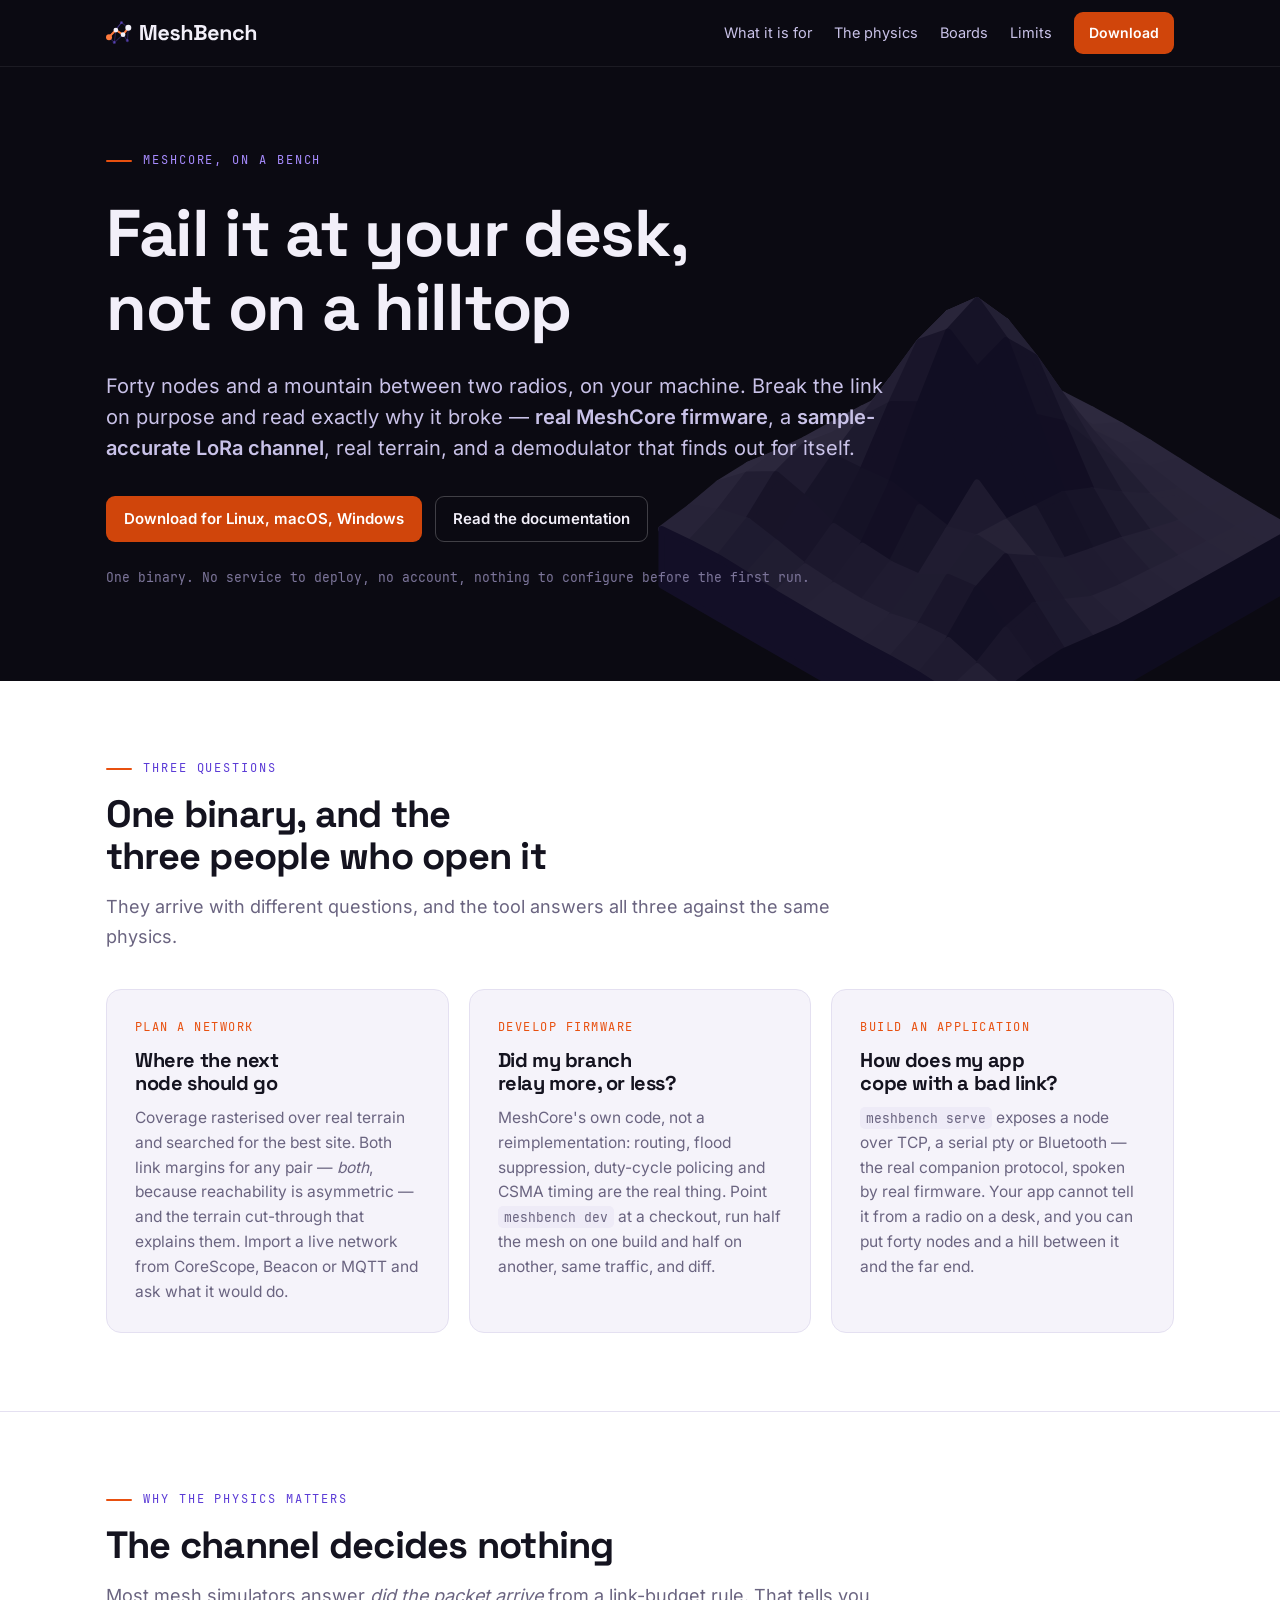
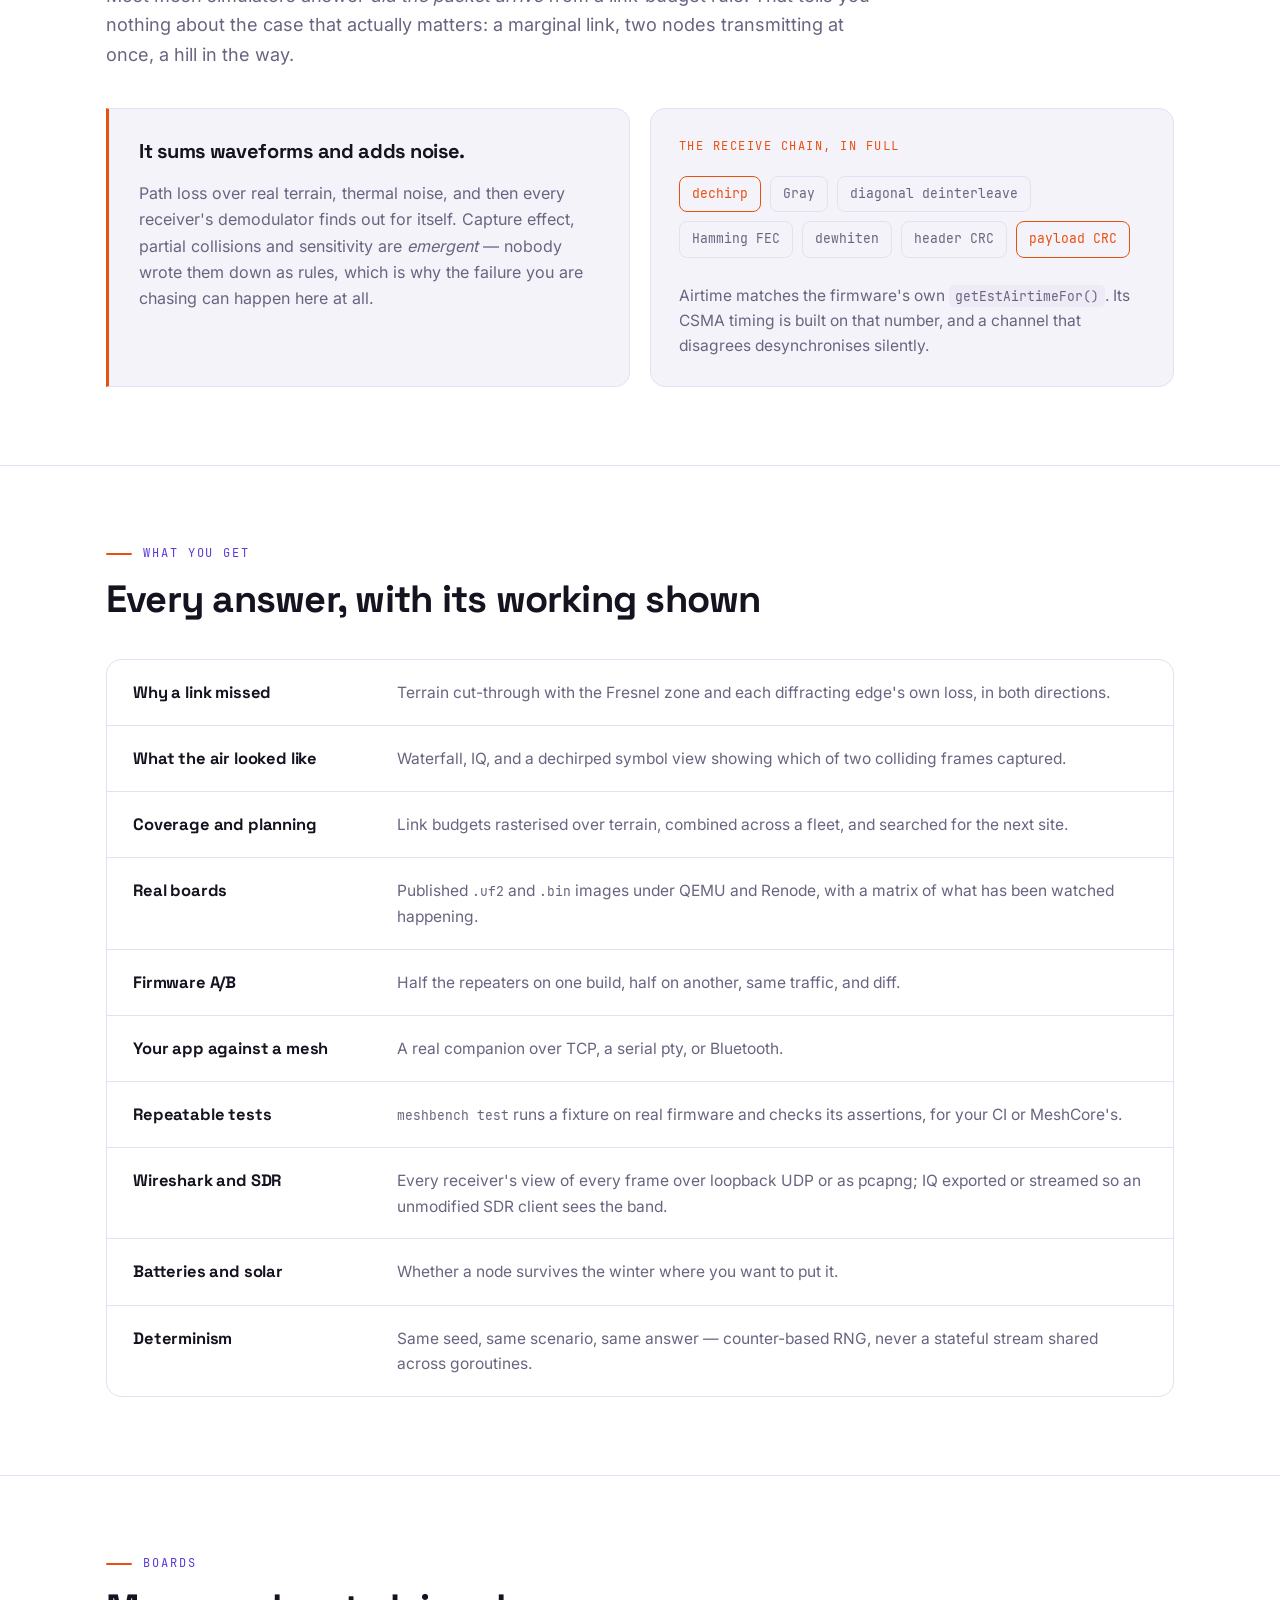
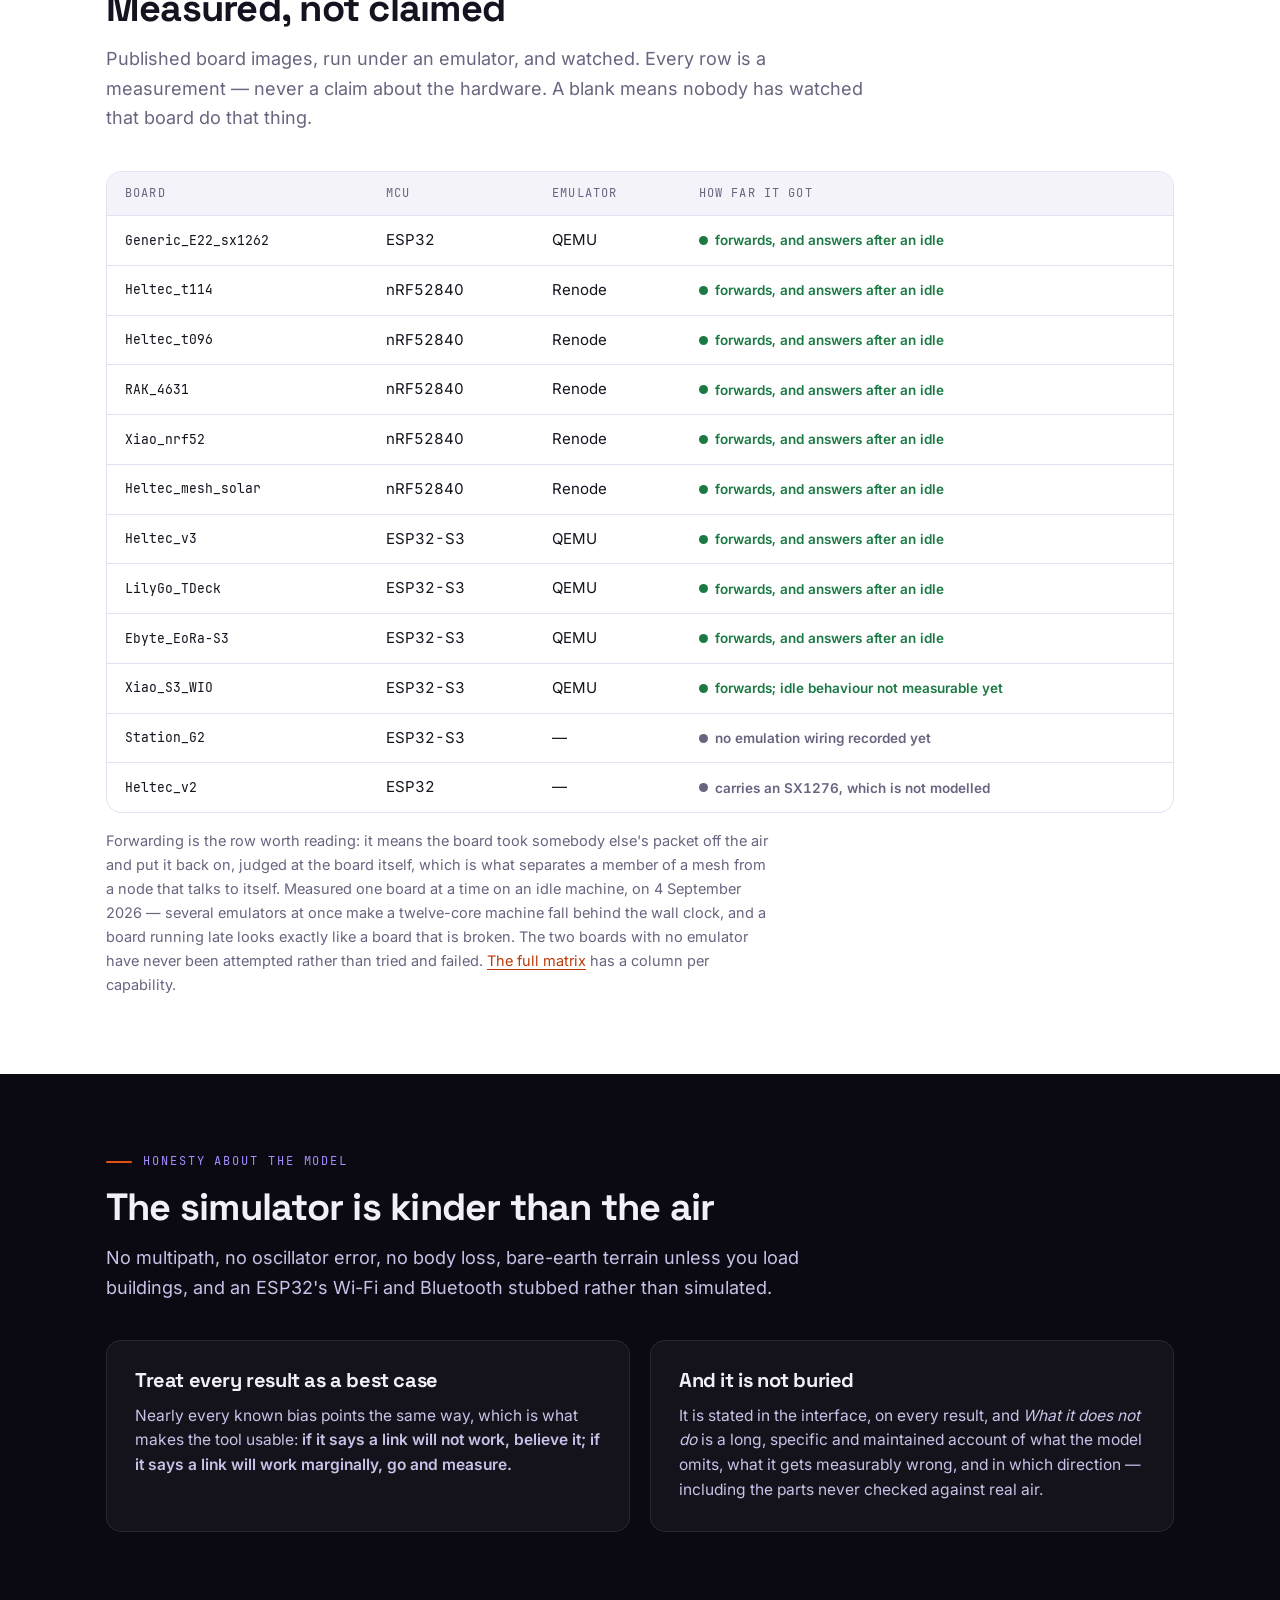
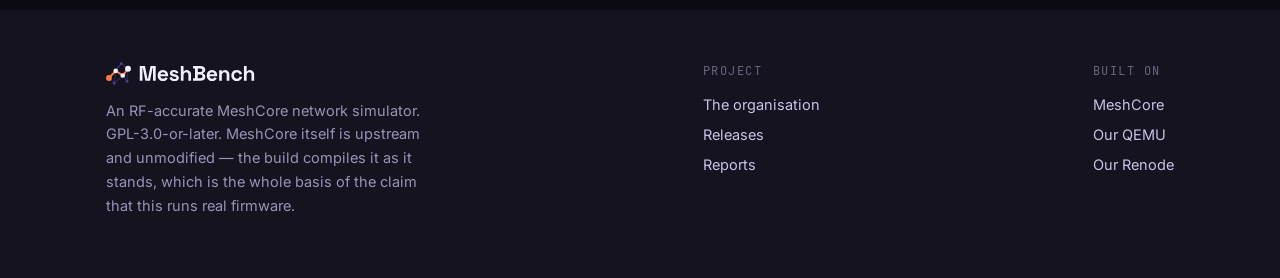
<file: index.html>
<!doctype html>
<html lang="en">
<head>
<meta charset="utf-8">
<meta name="viewport" content="width=device-width, initial-scale=1">
<title>MeshBench — an RF-accurate MeshCore network simulator</title>
<meta name="description" content="An RF-accurate MeshCore network simulator. Real firmware, a sample-accurate LoRa channel, real terrain, and a channel that decides nothing.">
<link rel="icon" href="brand/favicon.svg" type="image/svg+xml">
<meta name="theme-color" content="#0B0A12">
<meta property="og:title" content="MeshBench">
<meta property="og:description" content="An RF-accurate MeshCore network simulator: real firmware against a sample-accurate LoRa channel over real terrain.">
<meta property="og:image" content="brand/card.png">
<meta property="og:type" content="website">
<link rel="stylesheet" href="styles.css">
</head>
<body>
 
<header class="masthead">
  <div class="wrap">
    <a class="brand" href="#top" aria-label="MeshBench"><svg xmlns="http://www.w3.org/2000/svg" viewBox="0 0 324.6 49.2" fill="none" stroke-linecap="round" stroke-linejoin="round" role="img" aria-label="MeshBench"><g transform="translate(-6.25,-11.31) scale(1.3300)">
  <path d="M 9.50 34.50 L 18.00 43.00" stroke="#7C5CFF" stroke-width="1.8" opacity="0.26"/>
  <path d="M 18.00 43.00 L 32.00 30.50" stroke="#7C5CFF" stroke-width="1.8" opacity="0.26"/>
  <path d="M 18.00 43.00 L 20.50 23.00" stroke="#7C5CFF" stroke-width="1.8" opacity="0.26"/>
  <path d="M 20.50 23.00 L 29.50 11.00" stroke="#7C5CFF" stroke-width="1.8" opacity="0.26"/>
  <path d="M 29.50 11.00 L 40.50 19.50" stroke="#7C5CFF" stroke-width="1.8" opacity="0.26"/>
  <path d="M 32.00 30.50 L 39.00 40.00" stroke="#7C5CFF" stroke-width="1.8" opacity="0.26"/>
  <path d="M 40.50 19.50 L 39.00 40.00" stroke="#7C5CFF" stroke-width="1.8" opacity="0.26"/>
  <path d="M 9.50 34.50 L 29.50 11.00" stroke="#7C5CFF" stroke-width="1.8" opacity="0.26"/>
  <path d="M 9.50 34.50 L 20.50 23.00" stroke="#FF7A3D" stroke-width="3.2"/>
  <path d="M 20.50 23.00 L 32.00 30.50" stroke="#FF7A3D" stroke-width="3.2"/>
  <path d="M 32.00 30.50 L 40.50 19.50" stroke="#FF7A3D" stroke-width="3.2"/>
  <circle cx="18.00" cy="43.00" r="2.50" fill="#7C5CFF" opacity="0.4"/>
  <circle cx="29.50" cy="11.00" r="2.50" fill="#7C5CFF" opacity="0.4"/>
  <circle cx="39.00" cy="40.00" r="2.50" fill="#7C5CFF" opacity="0.4"/>
  <circle cx="20.50" cy="23.00" r="3.80" fill="#F2EFF9"/>
  <circle cx="32.00" cy="30.50" r="3.80" fill="#F2EFF9"/>
  <circle cx="9.50" cy="34.50" r="4.80" fill="#FF7A3D"/>
  <circle cx="40.50" cy="19.50" r="4.80" fill="#F2EFF9"/>
</g><g transform="translate(70.0,40.7)" fill="#F2EFF9"><path d="M3.04 0V-32.2H14.31L19.87 -4.14H20.7L26.27 -32.2H37.54V0H31.65V-27.74H30.82L25.3 0H15.27L9.75 -27.74H8.92V0Z M53.36 0.64Q49.96 0.64 47.36 -0.8Q44.76 -2.25 43.31 -4.9Q41.86 -7.54 41.86 -11.13V-11.68Q41.86 -15.27 43.29 -17.92Q44.71 -20.56 47.29 -22.01Q49.86 -23.46 53.27 -23.46Q56.63 -23.46 59.11 -21.96Q61.59 -20.47 62.97 -17.82Q64.35 -15.18 64.35 -11.68V-9.71H47.75Q47.84 -7.36 49.5 -5.89Q51.15 -4.42 53.54 -4.42Q55.98 -4.42 57.13 -5.47Q58.28 -6.53 58.88 -7.82L63.62 -5.34Q62.97 -4.14 61.76 -2.74Q60.54 -1.33 58.51 -0.35Q56.49 0.64 53.36 0.64ZM47.79 -14.03H58.47Q58.28 -16.01 56.88 -17.2Q55.48 -18.4 53.22 -18.4Q50.88 -18.4 49.5 -17.2Q48.12 -16.01 47.79 -14.03Z M78.15 0.64Q73.69 0.64 70.84 -1.29Q67.99 -3.22 67.39 -6.81L72.73 -8.19Q73.05 -6.58 73.81 -5.66Q74.57 -4.74 75.69 -4.35Q76.82 -3.96 78.15 -3.96Q80.18 -3.96 81.14 -4.67Q82.11 -5.38 82.11 -6.44Q82.11 -7.5 81.19 -8.07Q80.27 -8.65 78.25 -9.02L76.96 -9.25Q74.57 -9.71 72.59 -10.51Q70.61 -11.32 69.41 -12.74Q68.22 -14.17 68.22 -16.42Q68.22 -19.83 70.7 -21.64Q73.19 -23.46 77.23 -23.46Q81.05 -23.46 83.58 -21.76Q86.11 -20.06 86.89 -17.3L81.51 -15.64Q81.14 -17.39 80.02 -18.12Q78.89 -18.86 77.23 -18.86Q75.58 -18.86 74.7 -18.29Q73.83 -17.71 73.83 -16.7Q73.83 -15.59 74.75 -15.06Q75.67 -14.54 77.23 -14.26L78.52 -14.03Q81.1 -13.57 83.19 -12.81Q85.28 -12.05 86.5 -10.65Q87.72 -9.25 87.72 -6.85Q87.72 -3.27 85.12 -1.31Q82.52 0.64 78.15 0.64Z M91.95 0V-32.2H97.75V-20.01H98.58Q98.95 -20.75 99.73 -21.48Q100.51 -22.22 101.82 -22.7Q103.13 -23.18 105.16 -23.18Q107.82 -23.18 109.82 -21.96Q111.83 -20.75 112.93 -18.61Q114.03 -16.47 114.03 -13.62V0H108.24V-13.16Q108.24 -15.73 106.97 -17.02Q105.71 -18.31 103.36 -18.31Q100.69 -18.31 99.22 -16.54Q97.75 -14.77 97.75 -11.59V0Z M118.36 0V-5.34H122.59V-26.86H118.36V-32.2H134.92Q137.86 -32.2 140.05 -31.21Q142.23 -30.22 143.45 -28.41Q144.67 -26.59 144.67 -24.06V-23.6Q144.67 -21.39 143.84 -19.99Q143.01 -18.58 141.89 -17.82Q140.76 -17.07 139.75 -16.74V-15.92Q140.76 -15.64 141.96 -14.88Q143.15 -14.12 144 -12.7Q144.85 -11.27 144.85 -8.97V-8.51Q144.85 -5.84 143.61 -3.93Q142.37 -2.02 140.19 -1.01Q138 0 135.1 0ZM128.66 -5.52H134.37Q136.34 -5.52 137.56 -6.49Q138.78 -7.45 138.78 -9.25V-9.71Q138.78 -11.5 137.59 -12.47Q136.39 -13.43 134.37 -13.43H128.66ZM128.66 -18.95H134.27Q136.16 -18.95 137.38 -19.92Q138.6 -20.88 138.6 -22.59V-23.05Q138.6 -24.79 137.4 -25.74Q136.21 -26.68 134.27 -26.68H128.66Z M159.57 0.64Q156.17 0.64 153.57 -0.8Q150.97 -2.25 149.52 -4.9Q148.07 -7.54 148.07 -11.13V-11.68Q148.07 -15.27 149.5 -17.92Q150.93 -20.56 153.5 -22.01Q156.08 -23.46 159.48 -23.46Q162.84 -23.46 165.32 -21.96Q167.81 -20.47 169.19 -17.82Q170.57 -15.18 170.57 -11.68V-9.71H153.96Q154.05 -7.36 155.71 -5.89Q157.37 -4.42 159.76 -4.42Q162.2 -4.42 163.35 -5.47Q164.5 -6.53 165.09 -7.82L169.83 -5.34Q169.19 -4.14 167.97 -2.74Q166.75 -1.33 164.73 -0.35Q162.7 0.64 159.57 0.64ZM154.01 -14.03H164.68Q164.5 -16.01 163.09 -17.2Q161.69 -18.4 159.44 -18.4Q157.09 -18.4 155.71 -17.2Q154.33 -16.01 154.01 -14.03Z M174.89 0V-22.82H180.6V-19.83H181.42Q181.98 -21.02 183.49 -22.1Q185.01 -23.18 188.09 -23.18Q190.76 -23.18 192.76 -21.96Q194.76 -20.75 195.87 -18.61Q196.97 -16.47 196.97 -13.62V0H191.18V-13.16Q191.18 -15.73 189.91 -17.02Q188.65 -18.31 186.3 -18.31Q183.63 -18.31 182.16 -16.54Q180.69 -14.77 180.69 -11.59V0Z M213.12 0.64Q209.81 0.64 207.12 -0.74Q204.42 -2.12 202.86 -4.74Q201.3 -7.36 201.3 -11.09V-11.73Q201.3 -15.46 202.86 -18.08Q204.42 -20.7 207.12 -22.08Q209.81 -23.46 213.12 -23.46Q216.38 -23.46 218.73 -22.31Q221.08 -21.16 222.53 -19.16Q223.97 -17.16 224.43 -14.63L218.82 -13.43Q218.64 -14.81 217.99 -15.92Q217.35 -17.02 216.18 -17.66Q215 -18.31 213.26 -18.31Q211.51 -18.31 210.11 -17.55Q208.7 -16.79 207.9 -15.29Q207.09 -13.8 207.09 -11.64V-11.18Q207.09 -9.02 207.9 -7.52Q208.7 -6.03 210.11 -5.27Q211.51 -4.51 213.26 -4.51Q215.88 -4.51 217.24 -5.87Q218.59 -7.22 218.96 -9.43L224.57 -8.1Q223.97 -5.66 222.53 -3.66Q221.08 -1.66 218.73 -0.51Q216.38 0.64 213.12 0.64Z M228.53 0V-32.2H234.32V-20.01H235.15Q235.52 -20.75 236.3 -21.48Q237.08 -22.22 238.39 -22.7Q239.71 -23.18 241.73 -23.18Q244.4 -23.18 246.4 -21.96Q248.4 -20.75 249.5 -18.61Q250.61 -16.47 250.61 -13.62V0H244.81V-13.16Q244.81 -15.73 243.55 -17.02Q242.28 -18.31 239.94 -18.31Q237.27 -18.31 235.8 -16.54Q234.32 -14.77 234.32 -11.59V0Z"/></g></svg></a>
    <nav>
      <a href="#uses">What it is for</a>
      <a href="#physics">The physics</a>
      <a href="#boards">Boards</a>
      <a href="#limits">Limits</a>
      <a class="btn btn-primary" href="/download/">Download</a>
    </nav>
  </div>
</header>

<div class="hero" id="top">
  <div class="ghost" aria-hidden="true"><svg xmlns="http://www.w3.org/2000/svg" viewBox="0 0 48 48" fill="none" stroke-linecap="round" stroke-linejoin="round" role="img" aria-label="MeshBench">
  <path d="M 24.00 13.80 L 25.81 14.81 L 24.00 15.76 L 22.19 14.81 Z" fill="#a494db" stroke="#a494db" stroke-width="0.45"/>
  <path d="M 22.19 14.81 L 24.00 15.76 L 22.19 16.56 L 20.38 15.78 Z" fill="#ab9be2" stroke="#ab9be2" stroke-width="0.45"/>
  <path d="M 25.81 14.81 L 27.62 15.79 L 25.81 16.58 L 24.00 15.76 Z" fill="#aa9ae1" stroke="#aa9ae1" stroke-width="0.45"/>
  <path d="M 20.38 15.78 L 22.19 16.56 L 20.38 17.19 L 18.57 16.71 Z" fill="#b4a3ea" stroke="#b4a3ea" stroke-width="0.45"/>
  <path d="M 24.00 15.76 L 25.81 16.58 L 24.00 17.00 L 22.19 16.56 Z" fill="#b7a7ee" stroke="#b7a7ee" stroke-width="0.45"/>
  <path d="M 27.62 15.79 L 29.43 16.74 L 27.62 17.26 L 25.81 16.58 Z" fill="#b2a1e8" stroke="#b2a1e8" stroke-width="0.45"/>
  <path d="M 18.57 16.71 L 20.38 17.19 L 18.57 17.78 L 16.76 17.61 Z" fill="#bbaaf1" stroke="#bbaaf1" stroke-width="0.45"/>
  <path d="M 22.19 16.56 L 24.00 17.00 L 22.19 16.99 L 20.38 17.19 Z" fill="#c3b3fa" stroke="#c3b3fa" stroke-width="0.45"/>
  <path d="M 25.81 16.58 L 27.62 17.26 L 25.81 17.08 L 24.00 17.00 Z" fill="#c1b1f8" stroke="#c1b1f8" stroke-width="0.45"/>
  <path d="M 29.43 16.74 L 31.24 17.68 L 29.43 17.93 L 27.62 17.26 Z" fill="#b6a5ec" stroke="#b6a5ec" stroke-width="0.45"/>
  <path d="M 16.76 17.61 L 18.57 17.78 L 16.76 18.53 L 14.95 18.57 Z" fill="#bcabf2" stroke="#bcabf2" stroke-width="0.45"/>
  <path d="M 20.38 17.19 L 22.19 16.99 L 20.38 16.85 L 18.57 17.78 Z" fill="#c7b6fd" stroke="#c7b6fd" stroke-width="0.45"/>
  <path d="M 24.00 17.00 L 25.81 17.08 L 24.00 16.06 L 22.19 16.99 Z" fill="#c8b7fe" stroke="#c8b7fe" stroke-width="0.45"/>
  <path d="M 27.62 17.26 L 29.43 17.93 L 27.62 17.13 L 25.81 17.08 Z" fill="#c1b1f8" stroke="#c1b1f8" stroke-width="0.45"/>
  <path d="M 31.24 17.68 L 33.05 18.67 L 31.24 18.80 L 29.43 17.93 Z" fill="#b4a4eb" stroke="#b4a4eb" stroke-width="0.45"/>
  <path d="M 14.95 18.57 L 16.76 18.53 L 14.95 19.48 L 13.14 19.57 Z" fill="#baaaf1" stroke="#baaaf1" stroke-width="0.45"/>
  <path d="M 18.57 17.78 L 20.38 16.85 L 18.57 17.19 L 16.76 18.53 Z" fill="#c1b1f8" stroke="#c1b1f8" stroke-width="0.45"/>
  <path d="M 22.19 16.99 L 24.00 16.06 L 22.19 14.78 L 20.38 16.85 Z" fill="#c6b5fc" stroke="#c6b5fc" stroke-width="0.45"/>
  <path d="M 25.81 17.08 L 27.62 17.13 L 25.81 15.05 L 24.00 16.06 Z" fill="#c2b1f8" stroke="#c2b1f8" stroke-width="0.45"/>
  <path d="M 29.43 17.93 L 31.24 18.80 L 29.43 17.70 L 27.62 17.13 Z" fill="#b8a7ee" stroke="#b8a7ee" stroke-width="0.45"/>
  <path d="M 33.05 18.67 L 34.86 19.76 L 33.05 19.99 L 31.24 18.80 Z" fill="#ad9de4" stroke="#ad9de4" stroke-width="0.45"/>
  <path d="M 13.14 19.57 L 14.95 19.48 L 13.14 20.12 L 11.32 20.45 Z" fill="#c0aff6" stroke="#c0aff6" stroke-width="0.45"/>
  <path d="M 24.00 16.06 L 25.81 15.05 L 24.00 12.58 L 22.19 14.78 Z" fill="#c2b1f8" stroke="#c2b1f8" stroke-width="0.45"/>
  <path d="M 34.86 19.76 L 36.68 20.91 L 34.86 21.40 L 33.05 19.99 Z" fill="#a696dd" stroke="#a696dd" stroke-width="0.45"/>
  <path d="M 20.38 16.85 L 22.19 14.78 L 20.38 14.46 L 18.57 17.19 Z" fill="#beadf4" stroke="#beadf4" stroke-width="0.45"/>
  <path d="M 27.62 17.13 L 29.43 17.70 L 27.62 15.13 L 25.81 15.05 Z" fill="#b3a3ea" stroke="#b3a3ea" stroke-width="0.45"/>
  <path d="M 16.76 18.53 L 18.57 17.19 L 16.76 18.23 L 14.95 19.48 Z" fill="#b9a9f0" stroke="#b9a9f0" stroke-width="0.45"/>
  <path d="M 31.24 18.80 L 33.05 19.99 L 31.24 19.12 L 29.43 17.70 Z" fill="#a999e0" stroke="#a999e0" stroke-width="0.45"/>
  <path d="M 11.32 20.45 L 13.14 20.12 L 11.32 20.46 L 9.51 21.20 Z" fill="#c3b3fa" stroke="#c3b3fa" stroke-width="0.45"/>
  <path d="M 14.95 19.48 L 16.76 18.23 L 14.95 19.26 L 13.14 20.12 Z" fill="#bdadf4" stroke="#bdadf4" stroke-width="0.45"/>
  <path d="M 22.19 14.78 L 24.00 12.58 L 22.19 11.59 L 20.38 14.46 Z" fill="#c1b0f7" stroke="#c1b0f7" stroke-width="0.45"/>
  <path d="M 25.81 15.05 L 27.62 15.13 L 25.81 12.10 L 24.00 12.58 Z" fill="#b6a5ec" stroke="#b6a5ec" stroke-width="0.45"/>
  <path d="M 33.05 19.99 L 34.86 21.40 L 33.05 21.13 L 31.24 19.12 Z" fill="#9c8cd3" stroke="#9c8cd3" stroke-width="0.45"/>
  <path d="M 36.68 20.91 L 38.49 22.06 L 36.68 22.81 L 34.86 21.40 Z" fill="#a192d8" stroke="#a192d8" stroke-width="0.45"/>
  <path d="M 18.57 17.19 L 20.38 14.46 L 18.57 15.87 L 16.76 18.23 Z" fill="#af9fe6" stroke="#af9fe6" stroke-width="0.45"/>
  <path d="M 29.43 17.70 L 31.24 19.12 L 29.43 16.95 L 27.62 15.13 Z" fill="#9b8bd2" stroke="#9b8bd2" stroke-width="0.45"/>
  <path d="M 16.76 18.23 L 18.57 15.87 L 16.76 18.30 L 14.95 19.26 Z" fill="#a898df" stroke="#a898df" stroke-width="0.45"/>
  <path d="M 31.24 19.12 L 33.05 21.13 L 31.24 19.98 L 29.43 16.95 Z" fill="#8475bb" stroke="#8475bb" stroke-width="0.45"/>
  <path d="M 9.51 21.20 L 11.32 20.46 L 9.51 21.79 L 7.70 22.33 Z" fill="#b6a5ec" stroke="#b6a5ec" stroke-width="0.45"/>
  <path d="M 13.14 20.12 L 14.95 19.26 L 13.14 19.95 L 11.32 20.46 Z" fill="#c4b3fa" stroke="#c4b3fa" stroke-width="0.45"/>
  <path d="M 20.38 14.46 L 22.19 11.59 L 20.38 13.40 L 18.57 15.87 Z" fill="#a898df" stroke="#a898df" stroke-width="0.45"/>
  <path d="M 24.00 12.58 L 25.81 12.10 L 24.00 10.79 L 22.19 11.59 Z" fill="#c6b5fc" stroke="#c6b5fc" stroke-width="0.45"/>
  <path d="M 27.62 15.13 L 29.43 16.95 L 27.62 14.36 L 25.81 12.10 Z" fill="#9081c8" stroke="#9081c8" stroke-width="0.45"/>
  <path d="M 34.86 21.40 L 36.68 22.81 L 34.86 23.17 L 33.05 21.13 Z" fill="#9788ce" stroke="#9788ce" stroke-width="0.45"/>
  <path d="M 38.49 22.06 L 40.30 23.17 L 38.49 24.10 L 36.68 22.81 Z" fill="#a090d7" stroke="#a090d7" stroke-width="0.45"/>
  <path d="M 18.57 15.87 L 20.38 13.40 L 18.57 17.34 L 16.76 18.30 Z" fill="#8374ba" stroke="#8374ba" stroke-width="0.45"/>
  <path d="M 29.43 16.95 L 31.24 19.98 L 29.43 18.54 L 27.62 14.36 Z" fill="#6759a0" stroke="#6759a0" stroke-width="0.45"/>
  <path d="M 14.95 19.26 L 16.76 18.30 L 14.95 20.69 L 13.14 19.95 Z" fill="#aa9ae0" stroke="#aa9ae0" stroke-width="0.45"/>
  <path d="M 33.05 21.13 L 34.86 23.17 L 33.05 23.06 L 31.24 19.98 Z" fill="#7c6db4" stroke="#7c6db4" stroke-width="0.45"/>
  <path d="M 7.70 22.33 L 9.51 21.79 L 7.70 24.14 L 5.89 23.84 Z" fill="#9c8cd3" stroke="#9c8cd3" stroke-width="0.45"/>
  <path d="M 11.32 20.46 L 13.14 19.95 L 11.32 21.77 L 9.51 21.79 Z" fill="#aa9ae1" stroke="#aa9ae1" stroke-width="0.45"/>
  <path d="M 22.19 11.59 L 24.00 10.79 L 22.19 12.77 L 20.38 13.40 Z" fill="#a292d9" stroke="#a292d9" stroke-width="0.45"/>
  <path d="M 25.81 12.10 L 27.62 14.36 L 25.81 13.31 L 24.00 10.79 Z" fill="#8677bd" stroke="#8677bd" stroke-width="0.45"/>
  <path d="M 36.68 22.81 L 38.49 24.10 L 36.68 24.87 L 34.86 23.17 Z" fill="#9a8ad1" stroke="#9a8ad1" stroke-width="0.45"/>
  <path d="M 40.30 23.17 L 42.11 24.25 L 40.30 25.26 L 38.49 24.10 Z" fill="#a090d6" stroke="#a090d6" stroke-width="0.45"/>
  <path d="M 16.76 18.30 L 18.57 17.34 L 16.76 21.58 L 14.95 20.69 Z" fill="#6759a0" stroke="#6759a0" stroke-width="0.45"/>
  <path d="M 20.38 13.40 L 22.19 12.77 L 20.38 17.36 L 18.57 17.34 Z" fill="#52448b" stroke="#52448b" stroke-width="0.45"/>
  <path d="M 27.62 14.36 L 29.43 18.54 L 27.62 18.13 L 25.81 13.31 Z" fill="#3f3278" stroke="#3f3278" stroke-width="0.45"/>
  <path d="M 31.24 19.98 L 33.05 23.06 L 31.24 22.80 L 29.43 18.54 Z" fill="#594b91" stroke="#594b91" stroke-width="0.45"/>
  <path d="M 13.14 19.95 L 14.95 20.69 L 13.14 23.32 L 11.32 21.77 Z" fill="#6f60a7" stroke="#6f60a7" stroke-width="0.45"/>
  <path d="M 34.86 23.17 L 36.68 24.87 L 34.86 25.45 L 33.05 23.06 Z" fill="#8677be" stroke="#8677be" stroke-width="0.45"/>
  <path d="M 5.89 23.84 L 7.70 24.14 L 5.89 26.08 L 4.08 25.21 Z" fill="#9989d0" stroke="#9989d0" stroke-width="0.45"/>
  <path d="M 9.51 21.79 L 11.32 21.77 L 9.51 24.72 L 7.70 24.14 Z" fill="#7869b0" stroke="#7869b0" stroke-width="0.45"/>
  <path d="M 24.00 10.79 L 25.81 13.31 L 24.00 15.17 L 22.19 12.77 Z" fill="#44377d" stroke="#44377d" stroke-width="0.45"/>
  <path d="M 38.49 24.10 L 40.30 25.26 L 38.49 26.22 L 36.68 24.87 Z" fill="#9d8dd4" stroke="#9d8dd4" stroke-width="0.45"/>
  <path d="M 42.11 24.25 L 43.92 25.31 L 42.11 26.34 L 40.30 25.26 Z" fill="#a090d7" stroke="#a090d7" stroke-width="0.45"/>
  <path d="M 14.95 20.69 L 16.76 21.58 L 14.95 25.06 L 13.14 23.32 Z" fill="#4a3d83" stroke="#4a3d83" stroke-width="0.45"/>
  <path d="M 18.57 17.34 L 20.38 17.36 L 18.57 22.40 L 16.76 21.58 Z" fill="#382b71" stroke="#382b71" stroke-width="0.45"/>
  <path d="M 22.19 12.77 L 24.00 15.17 L 22.19 19.31 L 20.38 17.36 Z" fill="#2c2066" stroke="#2c2066" stroke-width="0.45"/>
  <path d="M 25.81 13.31 L 27.62 18.13 L 25.81 19.58 L 24.00 15.17 Z" fill="#2c2066" stroke="#2c2066" stroke-width="0.45"/>
  <path d="M 29.43 18.54 L 31.24 22.80 L 29.43 23.04 L 27.62 18.13 Z" fill="#2f2268" stroke="#2f2268" stroke-width="0.45"/>
  <path d="M 33.05 23.06 L 34.86 25.45 L 33.05 25.97 L 31.24 22.80 Z" fill="#685aa0" stroke="#685aa0" stroke-width="0.45"/>
  <path d="M 11.32 21.77 L 13.14 23.32 L 11.32 26.12 L 9.51 24.72 Z" fill="#4b3d83" stroke="#4b3d83" stroke-width="0.45"/>
  <path d="M 36.68 24.87 L 38.49 26.22 L 36.68 27.12 L 34.86 25.45 Z" fill="#9585cc" stroke="#9585cc" stroke-width="0.45"/>
  <path d="M 7.70 24.14 L 9.51 24.72 L 7.70 27.02 L 5.89 26.08 Z" fill="#8072b8" stroke="#8072b8" stroke-width="0.45"/>
  <path d="M 40.30 25.26 L 42.11 26.34 L 40.30 27.37 L 38.49 26.22 Z" fill="#9f8fd6" stroke="#9f8fd6" stroke-width="0.45"/>
  <path d="M 24.00 15.17 L 25.81 19.58 L 24.00 22.30 L 22.19 19.31 Z" fill="#2c2066" stroke="#2c2066" stroke-width="0.45"/>
  <path d="M 13.14 23.32 L 14.95 25.06 L 13.14 27.60 L 11.32 26.12 Z" fill="#4d3f86" stroke="#4d3f86" stroke-width="0.45"/>
  <path d="M 16.76 21.58 L 18.57 22.40 L 16.76 26.29 L 14.95 25.06 Z" fill="#403379" stroke="#403379" stroke-width="0.45"/>
  <path d="M 20.38 17.36 L 22.19 19.31 L 20.38 23.85 L 18.57 22.40 Z" fill="#2c2066" stroke="#2c2066" stroke-width="0.45"/>
  <path d="M 27.62 18.13 L 29.43 23.04 L 27.62 23.94 L 25.81 19.58 Z" fill="#2c2066" stroke="#2c2066" stroke-width="0.45"/>
  <path d="M 31.24 22.80 L 33.05 25.97 L 31.24 26.63 L 29.43 23.04 Z" fill="#4a3d83" stroke="#4a3d83" stroke-width="0.45"/>
  <path d="M 34.86 25.45 L 36.68 27.12 L 34.86 28.00 L 33.05 25.97 Z" fill="#8677be" stroke="#8677be" stroke-width="0.45"/>
  <path d="M 9.51 24.72 L 11.32 26.12 L 9.51 28.14 L 7.70 27.02 Z" fill="#6d5fa6" stroke="#6d5fa6" stroke-width="0.45"/>
  <path d="M 38.49 26.22 L 40.30 27.37 L 38.49 28.38 L 36.68 27.12 Z" fill="#9d8dd4" stroke="#9d8dd4" stroke-width="0.45"/>
  <path d="M 22.19 19.31 L 24.00 22.30 L 22.19 25.28 L 20.38 23.85 Z" fill="#2c2066" stroke="#2c2066" stroke-width="0.45"/>
  <path d="M 25.81 19.58 L 27.62 23.94 L 25.81 24.80 L 24.00 22.30 Z" fill="#2c2066" stroke="#2c2066" stroke-width="0.45"/>
  <path d="M 11.32 26.12 L 13.14 27.60 L 11.32 29.29 L 9.51 28.14 Z" fill="#7769af" stroke="#7769af" stroke-width="0.45"/>
  <path d="M 14.95 25.06 L 16.76 26.29 L 14.95 28.78 L 13.14 27.60 Z" fill="#61539a" stroke="#61539a" stroke-width="0.45"/>
  <path d="M 18.57 22.40 L 20.38 23.85 L 18.57 27.46 L 16.76 26.29 Z" fill="#34276e" stroke="#34276e" stroke-width="0.45"/>
  <path d="M 29.43 23.04 L 31.24 26.63 L 29.43 27.25 L 27.62 23.94 Z" fill="#3f3279" stroke="#3f3279" stroke-width="0.45"/>
  <path d="M 33.05 25.97 L 34.86 28.00 L 33.05 28.91 L 31.24 26.63 Z" fill="#7567ad" stroke="#7567ad" stroke-width="0.45"/>
  <path d="M 36.68 27.12 L 38.49 28.38 L 36.68 29.39 L 34.86 28.00 Z" fill="#9888cf" stroke="#9888cf" stroke-width="0.45"/>
  <path d="M 20.38 23.85 L 22.19 25.28 L 20.38 28.26 L 18.57 27.46 Z" fill="#493c82" stroke="#493c82" stroke-width="0.45"/>
  <path d="M 24.00 22.30 L 25.81 24.80 L 24.00 25.78 L 22.19 25.28 Z" fill="#6b5da3" stroke="#6b5da3" stroke-width="0.45"/>
  <path d="M 27.62 23.94 L 29.43 27.25 L 27.62 27.09 L 25.81 24.80 Z" fill="#63559b" stroke="#63559b" stroke-width="0.45"/>
  <path d="M 13.14 27.60 L 14.95 28.78 L 13.14 30.36 L 11.32 29.29 Z" fill="#8879bf" stroke="#8879bf" stroke-width="0.45"/>
  <path d="M 16.76 26.29 L 18.57 27.46 L 16.76 29.87 L 14.95 28.78 Z" fill="#67589f" stroke="#67589f" stroke-width="0.45"/>
  <path d="M 31.24 26.63 L 33.05 28.91 L 31.24 29.66 L 29.43 27.25 Z" fill="#6f61a7" stroke="#6f61a7" stroke-width="0.45"/>
  <path d="M 34.86 28.00 L 36.68 29.39 L 34.86 30.40 L 33.05 28.91 Z" fill="#9383ca" stroke="#9383ca" stroke-width="0.45"/>
  <path d="M 18.57 27.46 L 20.38 28.26 L 18.57 30.77 L 16.76 29.87 Z" fill="#7061a8" stroke="#7061a8" stroke-width="0.45"/>
  <path d="M 22.19 25.28 L 24.00 25.78 L 22.19 28.26 L 20.38 28.26 Z" fill="#7567ad" stroke="#7567ad" stroke-width="0.45"/>
  <path d="M 25.81 24.80 L 27.62 27.09 L 25.81 26.97 L 24.00 25.78 Z" fill="#9181c8" stroke="#9181c8" stroke-width="0.45"/>
  <path d="M 29.43 27.25 L 31.24 29.66 L 29.43 29.85 L 27.62 27.09 Z" fill="#7264aa" stroke="#7264aa" stroke-width="0.45"/>
  <path d="M 14.95 28.78 L 16.76 29.87 L 14.95 31.42 L 13.14 30.36 Z" fill="#8d7dc4" stroke="#8d7dc4" stroke-width="0.45"/>
  <path d="M 33.05 28.91 L 34.86 30.40 L 33.05 31.36 L 31.24 29.66 Z" fill="#8e7fc6" stroke="#8e7fc6" stroke-width="0.45"/>
  <path d="M 16.76 29.87 L 18.57 30.77 L 16.76 32.45 L 14.95 31.42 Z" fill="#8e7fc6" stroke="#8e7fc6" stroke-width="0.45"/>
  <path d="M 20.38 28.26 L 22.19 28.26 L 20.38 31.35 L 18.57 30.77 Z" fill="#7263aa" stroke="#7263aa" stroke-width="0.45"/>
  <path d="M 24.00 25.78 L 25.81 26.97 L 24.00 29.05 L 22.19 28.26 Z" fill="#7264aa" stroke="#7264aa" stroke-width="0.45"/>
  <path d="M 27.62 27.09 L 29.43 29.85 L 27.62 30.05 L 25.81 26.97 Z" fill="#64569c" stroke="#64569c" stroke-width="0.45"/>
  <path d="M 31.24 29.66 L 33.05 31.36 L 31.24 32.15 L 29.43 29.85 Z" fill="#8475bb" stroke="#8475bb" stroke-width="0.45"/>
  <path d="M 18.57 30.77 L 20.38 31.35 L 18.57 33.42 L 16.76 32.45 Z" fill="#8a7bc2" stroke="#8a7bc2" stroke-width="0.45"/>
  <path d="M 22.19 28.26 L 24.00 29.05 L 22.19 32.26 L 20.38 31.35 Z" fill="#56488f" stroke="#56488f" stroke-width="0.45"/>
  <path d="M 25.81 26.97 L 27.62 30.05 L 25.81 31.61 L 24.00 29.05 Z" fill="#382c72" stroke="#382c72" stroke-width="0.45"/>
  <path d="M 29.43 29.85 L 31.24 32.15 L 29.43 32.94 L 27.62 30.05 Z" fill="#685aa1" stroke="#685aa1" stroke-width="0.45"/>
  <path d="M 20.38 31.35 L 22.19 32.26 L 20.38 34.44 L 18.57 33.42 Z" fill="#796bb1" stroke="#796bb1" stroke-width="0.45"/>
  <path d="M 24.00 29.05 L 25.81 31.61 L 24.00 33.90 L 22.19 32.26 Z" fill="#362a70" stroke="#362a70" stroke-width="0.45"/>
  <path d="M 27.62 30.05 L 29.43 32.94 L 27.62 34.13 L 25.81 31.61 Z" fill="#4b3e84" stroke="#4b3e84" stroke-width="0.45"/>
  <path d="M 22.19 32.26 L 24.00 33.90 L 22.19 35.61 L 20.38 34.44 Z" fill="#7162a9" stroke="#7162a9" stroke-width="0.45"/>
  <path d="M 25.81 31.61 L 27.62 34.13 L 25.81 35.53 L 24.00 33.90 Z" fill="#574990" stroke="#574990" stroke-width="0.45"/>
  <path d="M 24.00 33.90 L 25.81 35.53 L 24.00 36.76 L 22.19 35.61 Z" fill="#8374bb" stroke="#8374bb" stroke-width="0.45"/>
  <path d="M 4.08 25.21 L 5.89 26.08 L 7.70 27.02 L 9.51 28.14 L 11.32 29.29 L 13.14 30.36 L 14.95 31.42 L 16.76 32.45 L 18.57 33.42 L 20.38 34.44 L 22.19 35.61 L 24.00 36.76 L 24.00 40.26 L 4.08 28.76 Z" fill="#33257A" stroke="#33257A" stroke-width="0.4"/>
  <path d="M 24.00 36.76 L 25.81 35.53 L 27.62 34.13 L 29.43 32.94 L 31.24 32.15 L 33.05 31.36 L 34.86 30.40 L 36.68 29.39 L 38.49 28.38 L 40.30 27.37 L 42.11 26.34 L 43.92 25.31 L 43.92 28.76 L 24.00 40.26 Z" fill="#1E1553" stroke="#1E1553" stroke-width="0.4"/>
</svg></div>
  <div class="wrap">
    <div class="eyebrow">MeshCore, on a bench</div>
    <h1>Fail it at your desk,<br>not on a hilltop</h1>
    <p class="lede">Forty nodes and a mountain between two radios, on your machine. Break the link
      on purpose and read exactly why it broke — <strong>real MeshCore firmware</strong>, a
      <strong>sample-accurate LoRa channel</strong>, real terrain, and a demodulator that finds
      out for itself.</p>
    <div class="cta">
      <a class="btn btn-primary" href="/download/">Download for Linux, macOS, Windows</a>
      <a class="btn btn-ghost" href="https://meshbench.github.io/docs/">Read the documentation</a>
    </div>
    <p class="note">One binary. No service to deploy, no account, nothing to configure before the first run.</p>
  </div>
</div>

<section id="uses">
  <div class="wrap">
    <div class="sechead">
      <div class="eyebrow">Three questions</div>
      <h2>One binary, and the three people who open it</h2>
      <p>They arrive with different questions, and the tool answers all three against the same physics.</p>
    </div>
    <div class="grid g3">
      <div class="card">
        <div class="kicker">Plan a network</div>
        <h3>Where the next node should go</h3>
        <p>Coverage rasterised over real terrain and searched for the best site. Both link margins
        for any pair — <em>both</em>, because reachability is asymmetric — and the terrain
        cut-through that explains them. Import a live network from CoreScope, Beacon or MQTT and
        ask what it would do.</p>
      </div>
      <div class="card">
        <div class="kicker">Develop firmware</div>
        <h3>Did my branch relay more, or less?</h3>
        <p>MeshCore's own code, not a reimplementation: routing, flood suppression, duty-cycle
        policing and CSMA timing are the real thing. Point <code>meshbench dev</code> at a
        checkout, run half the mesh on one build and half on another, same traffic, and diff.</p>
      </div>
      <div class="card">
        <div class="kicker">Build an application</div>
        <h3>How does my app cope with a bad link?</h3>
        <p><code>meshbench serve</code> exposes a node over TCP, a serial pty or Bluetooth —
        the real companion protocol, spoken by real firmware. Your app cannot tell it from a radio
        on a desk, and you can put forty nodes and a hill between it and the far end.</p>
      </div>
    </div>
  </div>
</section>

<section id="physics">
  <div class="wrap">
    <div class="sechead">
      <div class="eyebrow">Why the physics matters</div>
      <h2>The channel decides nothing</h2>
      <p>Most mesh simulators answer <em>did the packet arrive</em> from a link-budget rule. That
      tells you nothing about the case that actually matters: a marginal link, two nodes
      transmitting at once, a hill in the way.</p>
    </div>
    <div class="grid g2">
      <div class="pull">
        <b>It sums waveforms and adds noise.</b>
        <p>Path loss over real terrain, thermal noise, and then every receiver's demodulator finds
        out for itself. Capture effect, partial collisions and sensitivity are <em>emergent</em> —
        nobody wrote them down as rules, which is why the failure you are chasing can happen here
        at all.</p>
      </div>
      <div class="card">
        <div class="kicker">The receive chain, in full</div>
        <div class="chain">
          <span class="hot">dechirp</span><span>Gray</span><span>diagonal deinterleave</span>
          <span>Hamming FEC</span><span>dewhiten</span><span>header CRC</span>
          <span class="hot">payload CRC</span>
        </div>
        <p style="margin-top:14px">Airtime matches the firmware's own <code>getEstAirtimeFor()</code>.
        Its CSMA timing is built on that number, and a channel that disagrees desynchronises
        silently.</p>
      </div>
    </div>
  </div>
</section>

<section id="what">
  <div class="wrap">
    <div class="sechead">
      <div class="eyebrow">What you get</div>
      <h2>Every answer, with its working shown</h2>
    </div>
    <div class="feats">
      <div class="feat"><b>Why a link missed</b><span>Terrain cut-through with the Fresnel zone and each diffracting edge's own loss, in both directions.</span></div>
      <div class="feat"><b>What the air looked like</b><span>Waterfall, IQ, and a dechirped symbol view showing which of two colliding frames captured.</span></div>
      <div class="feat"><b>Coverage and planning</b><span>Link budgets rasterised over terrain, combined across a fleet, and searched for the next site.</span></div>
      <div class="feat"><b>Real boards</b><span>Published <code>.uf2</code> and <code>.bin</code> images under QEMU and Renode, with a matrix of what has been watched happening.</span></div>
      <div class="feat"><b>Firmware A/B</b><span>Half the repeaters on one build, half on another, same traffic, and diff.</span></div>
      <div class="feat"><b>Your app against a mesh</b><span>A real companion over TCP, a serial pty, or Bluetooth.</span></div>
      <div class="feat"><b>Repeatable tests</b><span><code>meshbench test</code> runs a fixture on real firmware and checks its assertions, for your CI or MeshCore's.</span></div>
      <div class="feat"><b>Wireshark and SDR</b><span>Every receiver's view of every frame over loopback UDP or as pcapng; IQ exported or streamed so an unmodified SDR client sees the band.</span></div>
      <div class="feat"><b>Batteries and solar</b><span>Whether a node survives the winter where you want to put it.</span></div>
      <div class="feat"><b>Determinism</b><span>Same seed, same scenario, same answer — counter-based RNG, never a stateful stream shared across goroutines.</span></div>
    </div>
  </div>
</section>

<section id="boards">
  <div class="wrap">
    <div class="sechead">
      <div class="eyebrow">Boards</div>
      <h2>Measured, not claimed</h2>
      <p>Published board images, run under an emulator, and watched. Every row is a measurement —
      never a claim about the hardware. A blank means nobody has watched that board do that thing.</p>
    </div>
    <div class="tablewrap">
      <table>
        <thead><tr><th>Board</th><th>MCU</th><th>Emulator</th><th>How far it got</th></tr></thead>
        <tbody>
          <tr><td class="mono">Generic_E22_sx1262</td><td>ESP32</td><td>QEMU</td><td><span class="pill relays">forwards, and answers after an idle</span></td></tr>
          <tr><td class="mono">Heltec_t114</td><td>nRF52840</td><td>Renode</td><td><span class="pill relays">forwards, and answers after an idle</span></td></tr>
          <tr><td class="mono">Heltec_t096</td><td>nRF52840</td><td>Renode</td><td><span class="pill relays">forwards, and answers after an idle</span></td></tr>
          <tr><td class="mono">RAK_4631</td><td>nRF52840</td><td>Renode</td><td><span class="pill relays">forwards, and answers after an idle</span></td></tr>
          <tr><td class="mono">Xiao_nrf52</td><td>nRF52840</td><td>Renode</td><td><span class="pill relays">forwards, and answers after an idle</span></td></tr>
          <tr><td class="mono">Heltec_mesh_solar</td><td>nRF52840</td><td>Renode</td><td><span class="pill relays">forwards, and answers after an idle</span></td></tr>
          <tr><td class="mono">Heltec_v3</td><td>ESP32-S3</td><td>QEMU</td><td><span class="pill relays">forwards, and answers after an idle</span></td></tr>
          <tr><td class="mono">LilyGo_TDeck</td><td>ESP32-S3</td><td>QEMU</td><td><span class="pill relays">forwards, and answers after an idle</span></td></tr>
          <tr><td class="mono">Ebyte_EoRa-S3</td><td>ESP32-S3</td><td>QEMU</td><td><span class="pill relays">forwards, and answers after an idle</span></td></tr>
          <tr><td class="mono">Xiao_S3_WIO</td><td>ESP32-S3</td><td>QEMU</td><td><span class="pill relays">forwards; idle behaviour not measurable yet</span></td></tr>
          <tr><td class="mono">Station_G2</td><td>ESP32-S3</td><td>&mdash;</td><td><span class="pill none">no emulation wiring recorded yet</span></td></tr>
          <tr><td class="mono">Heltec_v2</td><td>ESP32</td><td>&mdash;</td><td><span class="pill none">carries an SX1276, which is not modelled</span></td></tr>
        </tbody>
      </table>
    </div>
    <p class="legend">Forwarding is the row worth reading: it means the board took somebody
    else's packet off the air and put it back on, judged at the board itself, which is what
    separates a member of a mesh from a node that talks to itself. Measured one board at a time
    on an idle machine, on 4 September 2026 &mdash; several emulators at once make a twelve-core
    machine fall behind the wall clock, and a board running late looks exactly like a board that
    is broken. The two boards with no emulator have never been attempted rather than tried and
    failed. <a href="https://meshbench.github.io/docs/emulation.html#which-boards-have-been-run">The
    full matrix</a> has a column per capability.</p>
  </div>
</section>

<section id="limits" class="honesty">
  <div class="wrap">
    <div class="sechead">
      <div class="eyebrow">Honesty about the model</div>
      <h2>The simulator is kinder than the air</h2>
      <p>No multipath, no oscillator error, no body loss, bare-earth terrain unless you load
      buildings, and an ESP32's Wi-Fi and Bluetooth stubbed rather than simulated.</p>
    </div>
    <div class="grid g2">
      <div class="card">
        <h3>Treat every result as a best case</h3>
        <p>Nearly every known bias points the same way, which is what makes the tool usable:
        <strong>if it says a link will not work, believe it; if it says a link will work
        marginally, go and measure.</strong></p>
      </div>
      <div class="card">
        <h3>And it is not buried</h3>
        <p>It is stated in the interface, on every result, and <em>What it does not do</em> is a
        long, specific and maintained account of what the model omits, what it gets measurably
        wrong, and in which direction — including the parts never checked against real air.</p>
      </div>
    </div>
  </div>
</section>

<footer>
  <div class="wrap">
    <div class="col about">
      <svg xmlns="http://www.w3.org/2000/svg" viewBox="0 0 324.6 49.2" fill="none" stroke-linecap="round" stroke-linejoin="round" role="img" aria-label="MeshBench"><g transform="translate(-6.25,-11.31) scale(1.3300)">
  <path d="M 9.50 34.50 L 18.00 43.00" stroke="#7C5CFF" stroke-width="1.8" opacity="0.26"/>
  <path d="M 18.00 43.00 L 32.00 30.50" stroke="#7C5CFF" stroke-width="1.8" opacity="0.26"/>
  <path d="M 18.00 43.00 L 20.50 23.00" stroke="#7C5CFF" stroke-width="1.8" opacity="0.26"/>
  <path d="M 20.50 23.00 L 29.50 11.00" stroke="#7C5CFF" stroke-width="1.8" opacity="0.26"/>
  <path d="M 29.50 11.00 L 40.50 19.50" stroke="#7C5CFF" stroke-width="1.8" opacity="0.26"/>
  <path d="M 32.00 30.50 L 39.00 40.00" stroke="#7C5CFF" stroke-width="1.8" opacity="0.26"/>
  <path d="M 40.50 19.50 L 39.00 40.00" stroke="#7C5CFF" stroke-width="1.8" opacity="0.26"/>
  <path d="M 9.50 34.50 L 29.50 11.00" stroke="#7C5CFF" stroke-width="1.8" opacity="0.26"/>
  <path d="M 9.50 34.50 L 20.50 23.00" stroke="#FF7A3D" stroke-width="3.2"/>
  <path d="M 20.50 23.00 L 32.00 30.50" stroke="#FF7A3D" stroke-width="3.2"/>
  <path d="M 32.00 30.50 L 40.50 19.50" stroke="#FF7A3D" stroke-width="3.2"/>
  <circle cx="18.00" cy="43.00" r="2.50" fill="#7C5CFF" opacity="0.4"/>
  <circle cx="29.50" cy="11.00" r="2.50" fill="#7C5CFF" opacity="0.4"/>
  <circle cx="39.00" cy="40.00" r="2.50" fill="#7C5CFF" opacity="0.4"/>
  <circle cx="20.50" cy="23.00" r="3.80" fill="#F2EFF9"/>
  <circle cx="32.00" cy="30.50" r="3.80" fill="#F2EFF9"/>
  <circle cx="9.50" cy="34.50" r="4.80" fill="#FF7A3D"/>
  <circle cx="40.50" cy="19.50" r="4.80" fill="#F2EFF9"/>
</g><g transform="translate(70.0,40.7)" fill="#F2EFF9"><path d="M3.04 0V-32.2H14.31L19.87 -4.14H20.7L26.27 -32.2H37.54V0H31.65V-27.74H30.82L25.3 0H15.27L9.75 -27.74H8.92V0Z M53.36 0.64Q49.96 0.64 47.36 -0.8Q44.76 -2.25 43.31 -4.9Q41.86 -7.54 41.86 -11.13V-11.68Q41.86 -15.27 43.29 -17.92Q44.71 -20.56 47.29 -22.01Q49.86 -23.46 53.27 -23.46Q56.63 -23.46 59.11 -21.96Q61.59 -20.47 62.97 -17.82Q64.35 -15.18 64.35 -11.68V-9.71H47.75Q47.84 -7.36 49.5 -5.89Q51.15 -4.42 53.54 -4.42Q55.98 -4.42 57.13 -5.47Q58.28 -6.53 58.88 -7.82L63.62 -5.34Q62.97 -4.14 61.76 -2.74Q60.54 -1.33 58.51 -0.35Q56.49 0.64 53.36 0.64ZM47.79 -14.03H58.47Q58.28 -16.01 56.88 -17.2Q55.48 -18.4 53.22 -18.4Q50.88 -18.4 49.5 -17.2Q48.12 -16.01 47.79 -14.03Z M78.15 0.64Q73.69 0.64 70.84 -1.29Q67.99 -3.22 67.39 -6.81L72.73 -8.19Q73.05 -6.58 73.81 -5.66Q74.57 -4.74 75.69 -4.35Q76.82 -3.96 78.15 -3.96Q80.18 -3.96 81.14 -4.67Q82.11 -5.38 82.11 -6.44Q82.11 -7.5 81.19 -8.07Q80.27 -8.65 78.25 -9.02L76.96 -9.25Q74.57 -9.71 72.59 -10.51Q70.61 -11.32 69.41 -12.74Q68.22 -14.17 68.22 -16.42Q68.22 -19.83 70.7 -21.64Q73.19 -23.46 77.23 -23.46Q81.05 -23.46 83.58 -21.76Q86.11 -20.06 86.89 -17.3L81.51 -15.64Q81.14 -17.39 80.02 -18.12Q78.89 -18.86 77.23 -18.86Q75.58 -18.86 74.7 -18.29Q73.83 -17.71 73.83 -16.7Q73.83 -15.59 74.75 -15.06Q75.67 -14.54 77.23 -14.26L78.52 -14.03Q81.1 -13.57 83.19 -12.81Q85.28 -12.05 86.5 -10.65Q87.72 -9.25 87.72 -6.85Q87.72 -3.27 85.12 -1.31Q82.52 0.64 78.15 0.64Z M91.95 0V-32.2H97.75V-20.01H98.58Q98.95 -20.75 99.73 -21.48Q100.51 -22.22 101.82 -22.7Q103.13 -23.18 105.16 -23.18Q107.82 -23.18 109.82 -21.96Q111.83 -20.75 112.93 -18.61Q114.03 -16.47 114.03 -13.62V0H108.24V-13.16Q108.24 -15.73 106.97 -17.02Q105.71 -18.31 103.36 -18.31Q100.69 -18.31 99.22 -16.54Q97.75 -14.77 97.75 -11.59V0Z M118.36 0V-5.34H122.59V-26.86H118.36V-32.2H134.92Q137.86 -32.2 140.05 -31.21Q142.23 -30.22 143.45 -28.41Q144.67 -26.59 144.67 -24.06V-23.6Q144.67 -21.39 143.84 -19.99Q143.01 -18.58 141.89 -17.82Q140.76 -17.07 139.75 -16.74V-15.92Q140.76 -15.64 141.96 -14.88Q143.15 -14.12 144 -12.7Q144.85 -11.27 144.85 -8.97V-8.51Q144.85 -5.84 143.61 -3.93Q142.37 -2.02 140.19 -1.01Q138 0 135.1 0ZM128.66 -5.52H134.37Q136.34 -5.52 137.56 -6.49Q138.78 -7.45 138.78 -9.25V-9.71Q138.78 -11.5 137.59 -12.47Q136.39 -13.43 134.37 -13.43H128.66ZM128.66 -18.95H134.27Q136.16 -18.95 137.38 -19.92Q138.6 -20.88 138.6 -22.59V-23.05Q138.6 -24.79 137.4 -25.74Q136.21 -26.68 134.27 -26.68H128.66Z M159.57 0.64Q156.17 0.64 153.57 -0.8Q150.97 -2.25 149.52 -4.9Q148.07 -7.54 148.07 -11.13V-11.68Q148.07 -15.27 149.5 -17.92Q150.93 -20.56 153.5 -22.01Q156.08 -23.46 159.48 -23.46Q162.84 -23.46 165.32 -21.96Q167.81 -20.47 169.19 -17.82Q170.57 -15.18 170.57 -11.68V-9.71H153.96Q154.05 -7.36 155.71 -5.89Q157.37 -4.42 159.76 -4.42Q162.2 -4.42 163.35 -5.47Q164.5 -6.53 165.09 -7.82L169.83 -5.34Q169.19 -4.14 167.97 -2.74Q166.75 -1.33 164.73 -0.35Q162.7 0.64 159.57 0.64ZM154.01 -14.03H164.68Q164.5 -16.01 163.09 -17.2Q161.69 -18.4 159.44 -18.4Q157.09 -18.4 155.71 -17.2Q154.33 -16.01 154.01 -14.03Z M174.89 0V-22.82H180.6V-19.83H181.42Q181.98 -21.02 183.49 -22.1Q185.01 -23.18 188.09 -23.18Q190.76 -23.18 192.76 -21.96Q194.76 -20.75 195.87 -18.61Q196.97 -16.47 196.97 -13.62V0H191.18V-13.16Q191.18 -15.73 189.91 -17.02Q188.65 -18.31 186.3 -18.31Q183.63 -18.31 182.16 -16.54Q180.69 -14.77 180.69 -11.59V0Z M213.12 0.64Q209.81 0.64 207.12 -0.74Q204.42 -2.12 202.86 -4.74Q201.3 -7.36 201.3 -11.09V-11.73Q201.3 -15.46 202.86 -18.08Q204.42 -20.7 207.12 -22.08Q209.81 -23.46 213.12 -23.46Q216.38 -23.46 218.73 -22.31Q221.08 -21.16 222.53 -19.16Q223.97 -17.16 224.43 -14.63L218.82 -13.43Q218.64 -14.81 217.99 -15.92Q217.35 -17.02 216.18 -17.66Q215 -18.31 213.26 -18.31Q211.51 -18.31 210.11 -17.55Q208.7 -16.79 207.9 -15.29Q207.09 -13.8 207.09 -11.64V-11.18Q207.09 -9.02 207.9 -7.52Q208.7 -6.03 210.11 -5.27Q211.51 -4.51 213.26 -4.51Q215.88 -4.51 217.24 -5.87Q218.59 -7.22 218.96 -9.43L224.57 -8.1Q223.97 -5.66 222.53 -3.66Q221.08 -1.66 218.73 -0.51Q216.38 0.64 213.12 0.64Z M228.53 0V-32.2H234.32V-20.01H235.15Q235.52 -20.75 236.3 -21.48Q237.08 -22.22 238.39 -22.7Q239.71 -23.18 241.73 -23.18Q244.4 -23.18 246.4 -21.96Q248.4 -20.75 249.5 -18.61Q250.61 -16.47 250.61 -13.62V0H244.81V-13.16Q244.81 -15.73 243.55 -17.02Q242.28 -18.31 239.94 -18.31Q237.27 -18.31 235.8 -16.54Q234.32 -14.77 234.32 -11.59V0Z"/></g></svg>
      <p>An RF-accurate MeshCore network simulator. GPL-3.0-or-later. MeshCore itself is upstream
      and unmodified — the build compiles it as it stands, which is the whole basis of the claim
      that this runs real firmware.</p>
    </div>
    <div class="col">
      <h4>Project</h4>
      <a href="https://github.com/MeshBench">The organisation</a>
      <a href="https://github.com/MeshBench/meshbench/releases/latest">Releases</a>
      <a href="https://meshbench.github.io/meshbench-reports/">Reports</a>
    </div>
    <div class="col">
      <h4>Built on</h4>
      <a href="https://github.com/meshcore-dev/MeshCore">MeshCore</a>
      <a href="https://github.com/MeshBench/qemu">Our QEMU</a>
      <a href="https://github.com/MeshBench/renode">Our Renode</a>
    </div>
  </div>
</footer>

</body>
</html>
</file>
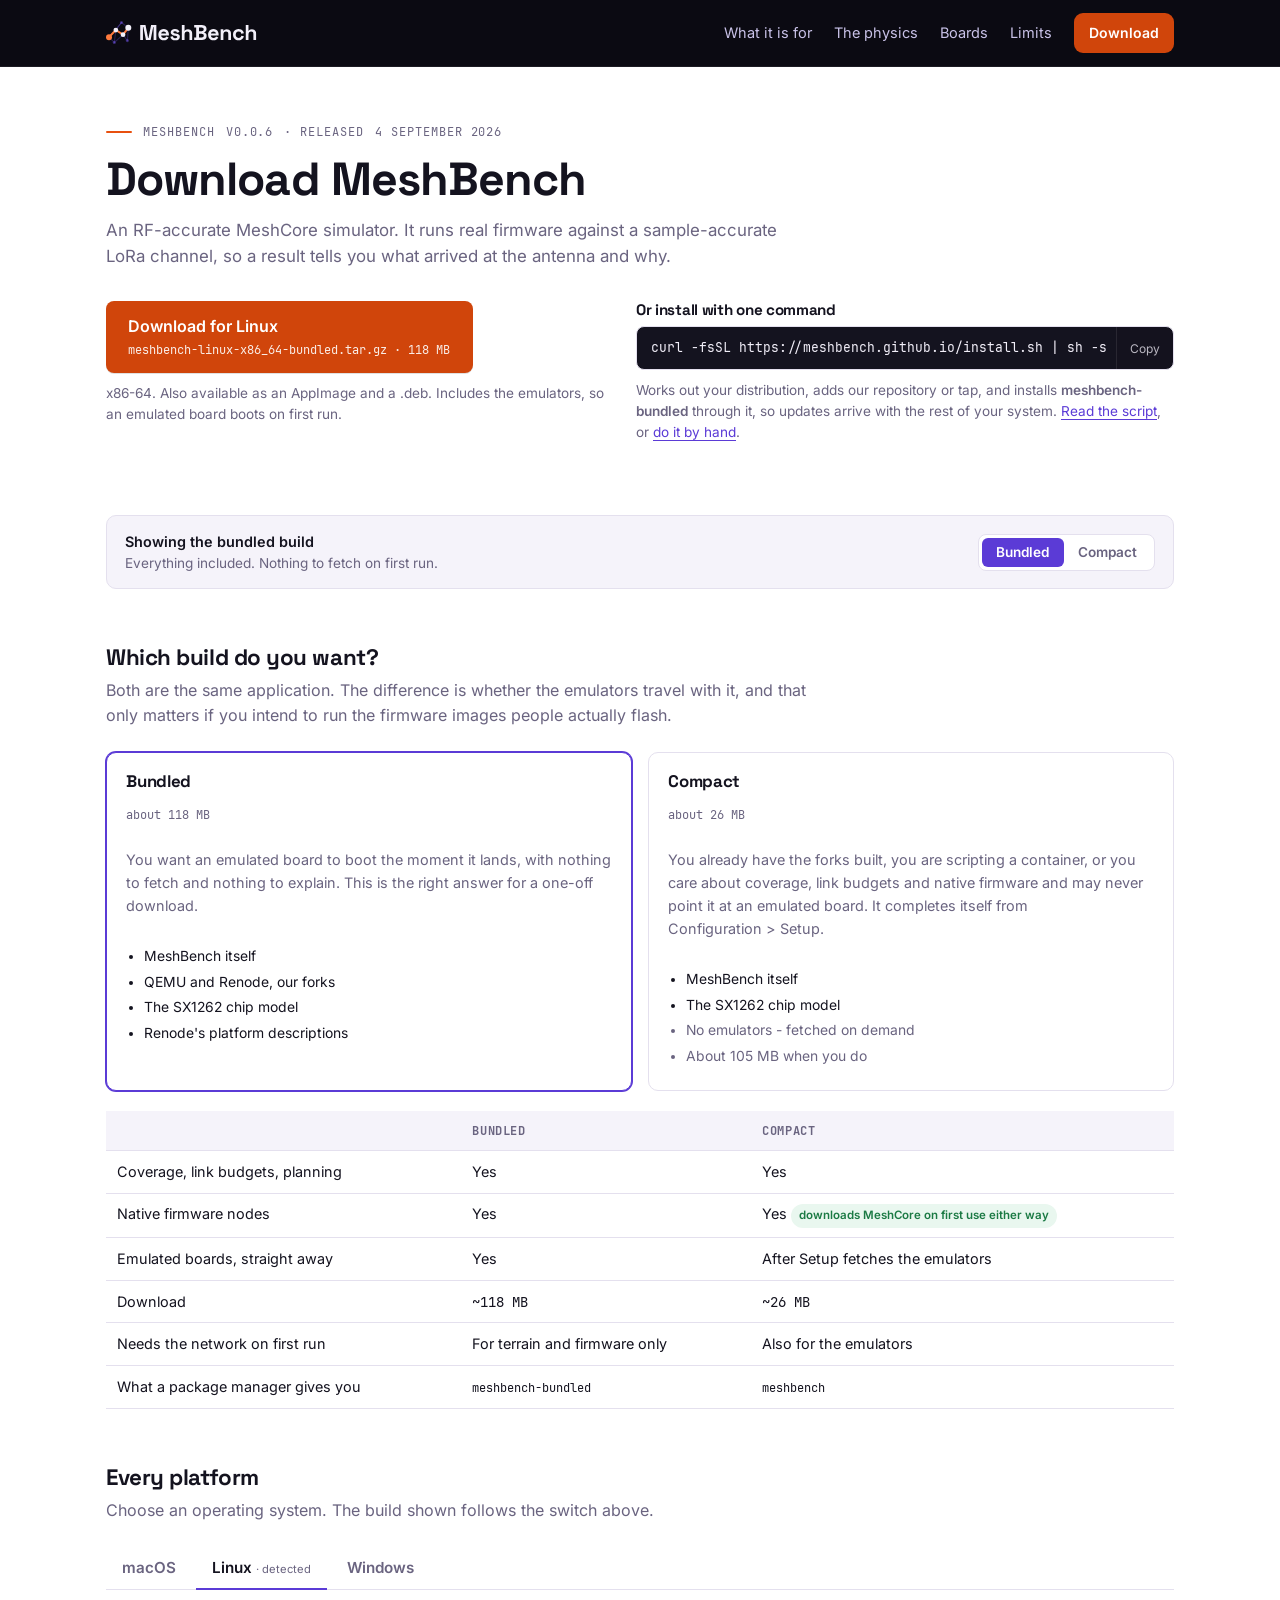
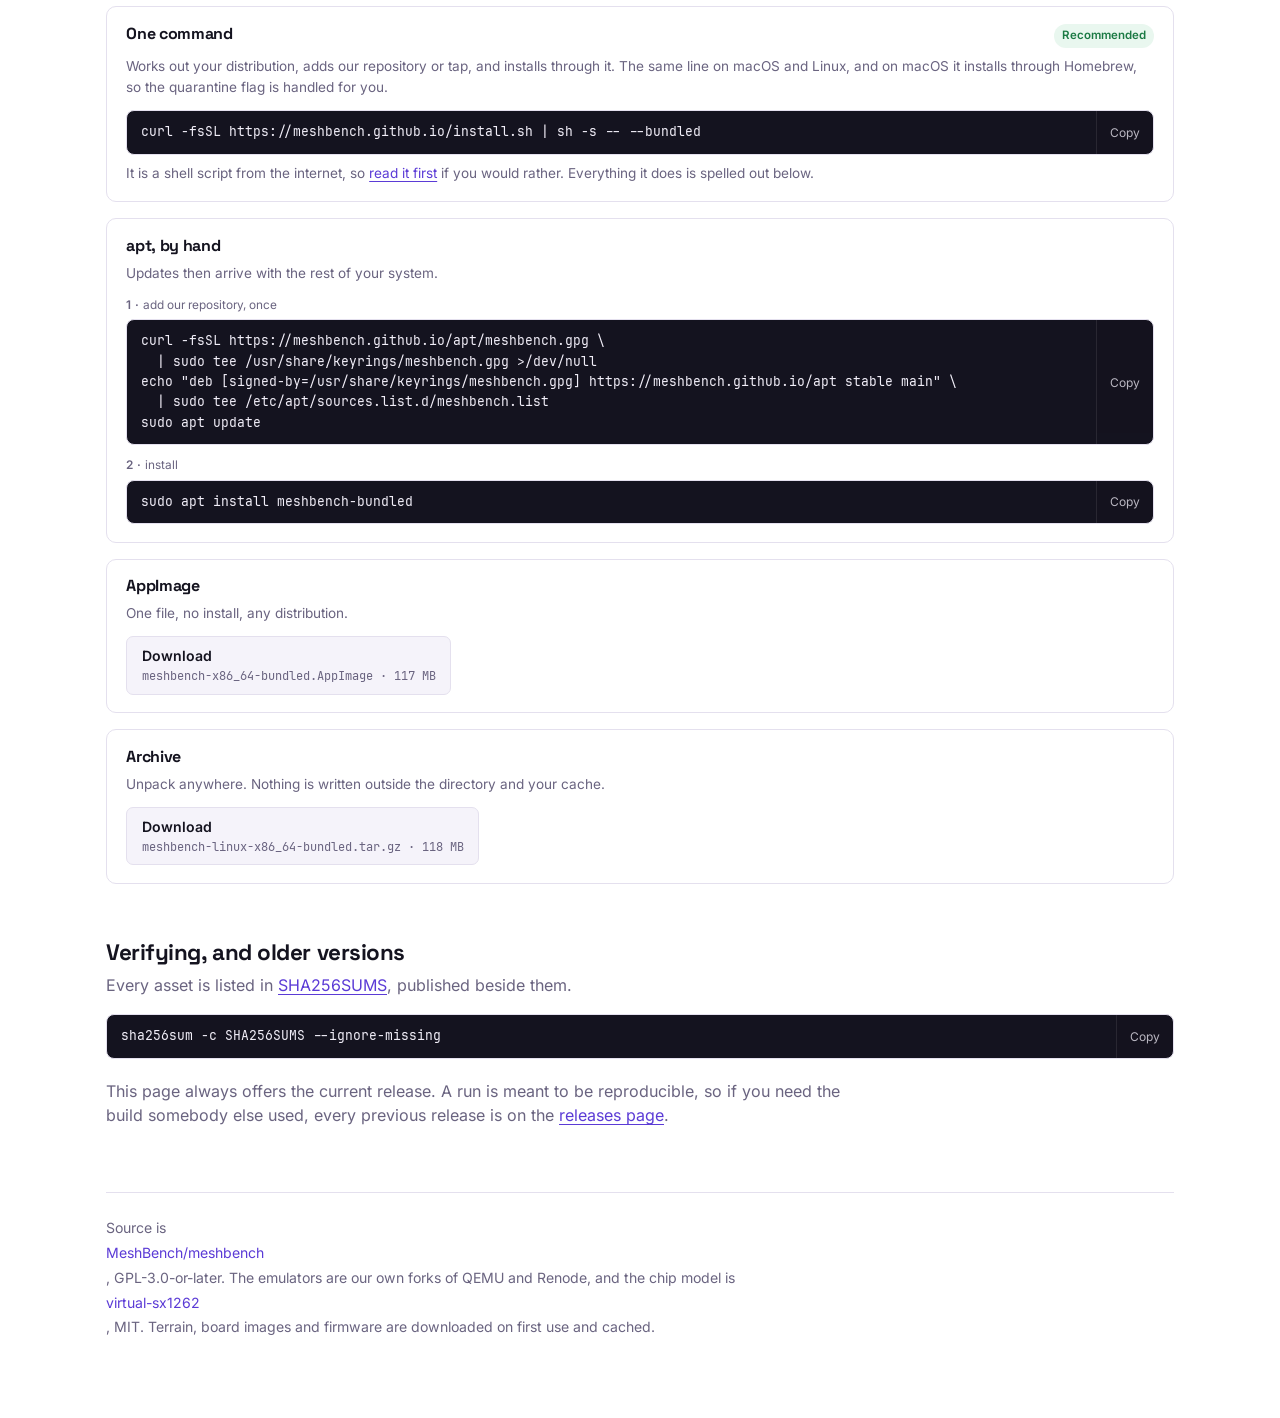
<file: download/index.html>
<!doctype html>
<html lang="en">
<head>
<meta charset="utf-8">
<meta name="viewport" content="width=device-width, initial-scale=1">
<title>Download MeshBench</title>
<meta name="description" content="Download MeshBench for macOS, Linux or Windows, bundled with the emulators or as the application alone.">
<link rel="icon" href="/brand/favicon.svg" type="image/svg+xml">
<meta name="theme-color" content="#0B0A12">
<meta property="og:title" content="Download MeshBench">
<meta property="og:description" content="One command, or a download for your platform. Bundled with the emulators, or the application alone.">
<meta property="og:image" content="/brand/card.png">
<meta property="og:type" content="website">
<link rel="stylesheet" href="/styles.css">
<style>
  /* Palette is MeshBench/brand's own tokens, not invented here.
     The one rule it carries: orange is signal - traffic, the route, the node
     transmitting. Never a surface, never a status, never decoration. So orange
     appears twice and only twice: in the mark, where it is the lit route and
     the transmitting node, and on the one download we recommend. Violet carries
     every other piece of structure, and status has its own greens and ambers. */
  :root {
    --signal: #E8500F;
    --signal-deep: #B93B06;
    --relay: #5B3BD6;
    --ink: #14131F;
    --dim: #6A6480;
    --paper: #FFFFFF;
    --mist: #F5F3FA;
    --line: #E4E0EE;
    --pass: #1B7A44;
    --warn: #8A6200;
    --pass-bg: #E9F7EF;
    --warn-bg: #FDF6E0;
    --code-bg: #14131F;
    --code-ink: #F2EFF9;

    /* The filled button and the masthead do not follow the theme: both sit on
       basalt chrome with white labels. White on the mark's #E8500F is 3.76:1
       and fails AA at this size, so the fill is one step deeper - still plainly
       signal, and 4.63:1 under white. The landing site solved this already;
       this is its answer rather than a second one. */
    --basalt: #0B0A12;
    --btn-fill: #D0450B;
    --btn-fill-hover: #E8500F;

    --display: "MeshBench Display", ui-sans-serif, system-ui, sans-serif;
    --body: "MeshBench Text", ui-sans-serif, system-ui, sans-serif;
    --mono: "MeshBench Mono", ui-monospace, SFMono-Regular, Menlo, Consolas, monospace;
  }
  @media (prefers-color-scheme: dark) {
    :root:not([data-theme="light"]) {
      --signal: #FF7A3D;
      --signal-deep: #FF7A3D;
      --relay: #7C5CFF;
      --ink: #F2EFF9;
      --dim: #9A93B8;
      --paper: #0B0A12;
      --mist: #14131F;
      --line: #262233;
      --pass: #58D493;
      --warn: #F2B705;
      --pass-bg: #10241A;
      --warn-bg: #251E08;
      --code-bg: #08070E;
      --code-ink: #F2EFF9;
    }
  }
  :root[data-theme="dark"] {
    --signal: #FF7A3D;
    --signal-deep: #FF7A3D;
    --relay: #7C5CFF;
    --ink: #F2EFF9;
    --dim: #9A93B8;
    --paper: #0B0A12;
    --mist: #14131F;
    --line: #262233;
    --pass: #58D493;
    --warn: #F2B705;
    --pass-bg: #10241A;
    --warn-bg: #251E08;
    --code-bg: #08070E;
    --code-ink: #F2EFF9;
  }

  body {
    background: var(--paper);
    color: var(--ink);
    font-family: var(--body);
    font-size: 16px;
    line-height: 1.55;
    -webkit-font-smoothing: antialiased;
  }
  /* Never .wrap: that is styles.css's, and the masthead is built from it. */
  .page { padding-bottom: 5rem; }
  .page h1, .page h2, .page h3 { font-family: var(--display); font-weight: 700;
                                 text-wrap: balance; margin: 0; }
  /* Not a blanket rule: scoping this to .page put it at (0,1,1), which
     outranks .btn-signal at (0,1,0), and the orange button's label turned
     violet. Excluded rather than out-specified, so a button added later
     does not have to know to fight it. */
  .page a:not([class*="btn-"]) { color: var(--relay); }

  /* The masthead is entirely styles.css's. Nothing here styles it: the bar
     should look the same on every page, and aria-current carries "you are
     here" for a screen reader without changing how it looks. */

  /* ---- hero ---- */
  /* Scoped: the masthead is a <header> too, and an unscoped rule here made
     the bar taller than the landing page's. */
  .page > header { padding: 3.5rem 0 2rem; }
  .page .eyebrow {
    font-family: var(--mono); font-size: .75rem; letter-spacing: .08em;
    text-transform: uppercase; color: var(--dim); margin-bottom: .75rem;
  }
  .page h1 { font-size: clamp(2rem, 5vw, 2.9rem); line-height: 1.1; }
  .page .lede { color: var(--dim); font-size: 1.05rem; max-width: 42rem; margin-top: .75rem; }

  .primary-row {
    display: flex; flex-wrap: wrap; gap: 1.5rem; align-items: flex-start;
    margin-top: 2rem;
  }
  .primary { flex: 1 1 20rem; min-width: 0; }

  /* The one orange thing. */
  .btn-signal {
    display: inline-flex; flex-direction: column; gap: .15rem;
    background: var(--btn-fill); color: #fff; text-decoration: none;
    padding: .85rem 1.4rem; border-radius: 8px; font-weight: 600;
    box-shadow: 0 1px 0 rgba(0,0,0,.12);
  }
  .btn-signal:hover { background: var(--btn-fill-hover); }
  .btn-signal .file {
    font-family: var(--mono); font-size: .72rem; font-weight: 400; opacity: .9;
  }
  .under-btn { font-size: .85rem; color: var(--dim); margin-top: .6rem; }

  .alt { flex: 1 1 22rem; min-width: 0; }
  .alt h3 { font-size: .95rem; margin-bottom: .5rem; }
  .alt-file { font-size: .9rem; }
  .alt-file a { font-family: var(--mono); font-size: .85rem; }
  .step {
    font-size: .74rem; font-weight: 600; letter-spacing: .04em; text-transform: uppercase;
    color: var(--dim); margin: .7rem 0 .3rem;
  }
  .step:first-of-type { margin-top: 0; }
  .step .once { font-weight: 400; text-transform: none; letter-spacing: 0; }

  /* ---- code ---- */
  .cmd {
    display: flex; align-items: stretch; gap: 0; background: var(--code-bg);
    border-radius: 8px; overflow: hidden; border: 1px solid var(--line);
  }
  .cmd code {
    font-family: var(--mono); font-size: .82rem; color: var(--code-ink);
    padding: .7rem .85rem; overflow-x: auto; white-space: pre; flex: 1; display: block;
    /* Same reason: without this the code sets the row's width instead of
       scrolling inside it. */
    min-width: 0;
  }
  .cmd button {
    border: 0; border-left: 1px solid rgba(255,255,255,.12); background: transparent;
    color: var(--code-ink); font-family: var(--body); font-size: .75rem;
    padding: 0 .8rem; cursor: pointer; opacity: .75;
  }
  .cmd button:hover { opacity: 1; }

  /* ---- the variant switch ---- */
  .variant-bar {
    display: flex; flex-wrap: wrap; gap: 1rem; align-items: center;
    justify-content: space-between; background: var(--mist);
    border: 1px solid var(--line); border-radius: 10px;
    padding: .9rem 1.1rem; margin: 2.5rem 0 0;
  }
  .variant-bar .label { font-size: .9rem; font-weight: 600; }
  .variant-bar .why { font-size: .85rem; color: var(--dim); }
  .seg { display: inline-flex; background: var(--paper); border: 1px solid var(--line); border-radius: 8px; padding: 3px; }
  .seg button {
    border: 0; background: transparent; font-family: var(--body); font-size: .85rem;
    font-weight: 600; color: var(--dim); padding: .4rem .9rem; border-radius: 6px; cursor: pointer;
  }
  .seg button[aria-pressed="true"] { background: var(--relay); color: #fff; }

  /* ---- variant cards ---- */
  .page section { margin-top: 3.5rem; padding: 0; border-top: 0; }
  .page section > h2 { font-size: 1.4rem; }
  .page section > p.intro { color: var(--dim); max-width: 46rem; margin-top: .5rem; }

  .cards { display: grid; grid-template-columns: repeat(auto-fit, minmax(17rem, 1fr)); gap: 1rem; margin-top: 1.5rem; }
  .page .card { border: 1px solid var(--line); border-radius: 10px; padding: 1.2rem; background: var(--paper); }
  .page .card.on { border-color: var(--relay); box-shadow: 0 0 0 1px var(--relay); }
  .page .card h3 { font-size: 1.05rem; }
  .page .card .size { font-family: var(--mono); font-size: .78rem; color: var(--dim); margin-top: .15rem; }
  .page .card p { font-size: .9rem; color: var(--dim); margin: .7rem 0 0; }
  .page .card ul { margin: .8rem 0 0; padding-left: 1.1rem; font-size: .87rem; }
  .page .card li { margin: .25rem 0; }
  .page .card li.no { color: var(--dim); }

  .page table { width: 100%; border-collapse: collapse; margin-top: 1.25rem; font-size: .9rem; }
  .page th, .page td { text-align: left; padding: .6rem .7rem; border-bottom: 1px solid var(--line); vertical-align: top; }
  .page th { font-weight: 600; font-size: .78rem; text-transform: uppercase; letter-spacing: .05em; color: var(--dim); }
  td.num { font-family: var(--mono); font-variant-numeric: tabular-nums; }
  .scroll { overflow-x: auto; }

  /* ---- platform tabs ---- */
  .tabs { display: flex; gap: .25rem; border-bottom: 1px solid var(--line); margin-top: 1.5rem; flex-wrap: wrap; }
  .tabs button {
    border: 0; background: transparent; font-family: var(--body); font-weight: 600;
    font-size: .95rem; color: var(--dim); padding: .7rem 1rem; cursor: pointer;
    border-bottom: 2px solid transparent; margin-bottom: -1px;
  }
  .tabs button[aria-selected="true"] { color: var(--ink); border-bottom-color: var(--relay); }
  .tabs .detected { font-size: .7rem; font-weight: 500; color: var(--dim); }

  .method { border: 1px solid var(--line); border-radius: 10px; padding: 1.1rem 1.2rem; margin-top: 1rem; }
  .method-head { display: flex; flex-wrap: wrap; gap: .5rem 1rem; align-items: baseline; justify-content: space-between; }
  .method h3 { font-size: 1rem; }
  .method .note { font-size: .85rem; color: var(--dim); margin: .5rem 0 .75rem; }
  .method .file-row { display: flex; flex-wrap: wrap; gap: .75rem; align-items: center; margin-top: .5rem; }
  .btn-quiet {
    display: inline-block; border: 1px solid var(--line); border-radius: 7px;
    padding: .5rem .9rem; text-decoration: none; color: var(--ink);
    font-weight: 600; font-size: .88rem; background: var(--mist);
  }
  .btn-quiet:hover { border-color: var(--relay); }
  .btn-quiet .fn { font-family: var(--mono); font-weight: 400; font-size: .75rem; color: var(--dim); display: block; }

  .chip {
    display: inline-block; font-size: .72rem; font-weight: 600; padding: .18rem .5rem;
    border-radius: 999px; white-space: nowrap;
  }
  .chip.pass { background: var(--pass-bg); color: var(--pass); }
  .chip.warn { background: var(--warn-bg); color: var(--warn); }

  .callout {
    border-left: 3px solid var(--warn); background: var(--warn-bg);
    padding: .85rem 1rem; border-radius: 0 8px 8px 0; margin-top: 1rem; font-size: .89rem;
  }
  .callout strong { display: block; margin-bottom: .2rem; }

  .page footer { margin-top: 4rem; padding: 1.5rem 0 0; border-top: 1px solid var(--line);
                 background: transparent; font-size: .88rem; color: var(--dim); }
  .page footer a { font-weight: 500; }
  .hidden { display: none; }
  /* An author display beats the UA sheet's [hidden], so every .chip carrying
     the attribute stayed on screen - which told people on the bundled build
     that Setup could not fetch emulators it already had. */
  .page [hidden] { display: none !important; }
  @media (prefers-reduced-motion: reduce) { * { transition: none !important; } }
</style>
</head>
<body>

<header class="masthead">
  <div class="wrap">
    <a class="brand" href="/" aria-label="MeshBench"><svg xmlns="http://www.w3.org/2000/svg" viewBox="0 0 324.6 49.2" fill="none" stroke-linecap="round" stroke-linejoin="round" role="img" aria-label="MeshBench"><g transform="translate(-6.25,-11.31) scale(1.3300)">
  <path d="M 9.50 34.50 L 18.00 43.00" stroke="#7C5CFF" stroke-width="1.8" opacity="0.26"/>
  <path d="M 18.00 43.00 L 32.00 30.50" stroke="#7C5CFF" stroke-width="1.8" opacity="0.26"/>
  <path d="M 18.00 43.00 L 20.50 23.00" stroke="#7C5CFF" stroke-width="1.8" opacity="0.26"/>
  <path d="M 20.50 23.00 L 29.50 11.00" stroke="#7C5CFF" stroke-width="1.8" opacity="0.26"/>
  <path d="M 29.50 11.00 L 40.50 19.50" stroke="#7C5CFF" stroke-width="1.8" opacity="0.26"/>
  <path d="M 32.00 30.50 L 39.00 40.00" stroke="#7C5CFF" stroke-width="1.8" opacity="0.26"/>
  <path d="M 40.50 19.50 L 39.00 40.00" stroke="#7C5CFF" stroke-width="1.8" opacity="0.26"/>
  <path d="M 9.50 34.50 L 29.50 11.00" stroke="#7C5CFF" stroke-width="1.8" opacity="0.26"/>
  <path d="M 9.50 34.50 L 20.50 23.00" stroke="#FF7A3D" stroke-width="3.2"/>
  <path d="M 20.50 23.00 L 32.00 30.50" stroke="#FF7A3D" stroke-width="3.2"/>
  <path d="M 32.00 30.50 L 40.50 19.50" stroke="#FF7A3D" stroke-width="3.2"/>
  <circle cx="18.00" cy="43.00" r="2.50" fill="#7C5CFF" opacity="0.4"/>
  <circle cx="29.50" cy="11.00" r="2.50" fill="#7C5CFF" opacity="0.4"/>
  <circle cx="39.00" cy="40.00" r="2.50" fill="#7C5CFF" opacity="0.4"/>
  <circle cx="20.50" cy="23.00" r="3.80" fill="#F2EFF9"/>
  <circle cx="32.00" cy="30.50" r="3.80" fill="#F2EFF9"/>
  <circle cx="9.50" cy="34.50" r="4.80" fill="#FF7A3D"/>
  <circle cx="40.50" cy="19.50" r="4.80" fill="#F2EFF9"/>
</g><g transform="translate(70.0,40.7)" fill="#F2EFF9"><path d="M3.04 0V-32.2H14.31L19.87 -4.14H20.7L26.27 -32.2H37.54V0H31.65V-27.74H30.82L25.3 0H15.27L9.75 -27.74H8.92V0Z M53.36 0.64Q49.96 0.64 47.36 -0.8Q44.76 -2.25 43.31 -4.9Q41.86 -7.54 41.86 -11.13V-11.68Q41.86 -15.27 43.29 -17.92Q44.71 -20.56 47.29 -22.01Q49.86 -23.46 53.27 -23.46Q56.63 -23.46 59.11 -21.96Q61.59 -20.47 62.97 -17.82Q64.35 -15.18 64.35 -11.68V-9.71H47.75Q47.84 -7.36 49.5 -5.89Q51.15 -4.42 53.54 -4.42Q55.98 -4.42 57.13 -5.47Q58.28 -6.53 58.88 -7.82L63.62 -5.34Q62.97 -4.14 61.76 -2.74Q60.54 -1.33 58.51 -0.35Q56.49 0.64 53.36 0.64ZM47.79 -14.03H58.47Q58.28 -16.01 56.88 -17.2Q55.48 -18.4 53.22 -18.4Q50.88 -18.4 49.5 -17.2Q48.12 -16.01 47.79 -14.03Z M78.15 0.64Q73.69 0.64 70.84 -1.29Q67.99 -3.22 67.39 -6.81L72.73 -8.19Q73.05 -6.58 73.81 -5.66Q74.57 -4.74 75.69 -4.35Q76.82 -3.96 78.15 -3.96Q80.18 -3.96 81.14 -4.67Q82.11 -5.38 82.11 -6.44Q82.11 -7.5 81.19 -8.07Q80.27 -8.65 78.25 -9.02L76.96 -9.25Q74.57 -9.71 72.59 -10.51Q70.61 -11.32 69.41 -12.74Q68.22 -14.17 68.22 -16.42Q68.22 -19.83 70.7 -21.64Q73.19 -23.46 77.23 -23.46Q81.05 -23.46 83.58 -21.76Q86.11 -20.06 86.89 -17.3L81.51 -15.64Q81.14 -17.39 80.02 -18.12Q78.89 -18.86 77.23 -18.86Q75.58 -18.86 74.7 -18.29Q73.83 -17.71 73.83 -16.7Q73.83 -15.59 74.75 -15.06Q75.67 -14.54 77.23 -14.26L78.52 -14.03Q81.1 -13.57 83.19 -12.81Q85.28 -12.05 86.5 -10.65Q87.72 -9.25 87.72 -6.85Q87.72 -3.27 85.12 -1.31Q82.52 0.64 78.15 0.64Z M91.95 0V-32.2H97.75V-20.01H98.58Q98.95 -20.75 99.73 -21.48Q100.51 -22.22 101.82 -22.7Q103.13 -23.18 105.16 -23.18Q107.82 -23.18 109.82 -21.96Q111.83 -20.75 112.93 -18.61Q114.03 -16.47 114.03 -13.62V0H108.24V-13.16Q108.24 -15.73 106.97 -17.02Q105.71 -18.31 103.36 -18.31Q100.69 -18.31 99.22 -16.54Q97.75 -14.77 97.75 -11.59V0Z M118.36 0V-5.34H122.59V-26.86H118.36V-32.2H134.92Q137.86 -32.2 140.05 -31.21Q142.23 -30.22 143.45 -28.41Q144.67 -26.59 144.67 -24.06V-23.6Q144.67 -21.39 143.84 -19.99Q143.01 -18.58 141.89 -17.82Q140.76 -17.07 139.75 -16.74V-15.92Q140.76 -15.64 141.96 -14.88Q143.15 -14.12 144 -12.7Q144.85 -11.27 144.85 -8.97V-8.51Q144.85 -5.84 143.61 -3.93Q142.37 -2.02 140.19 -1.01Q138 0 135.1 0ZM128.66 -5.52H134.37Q136.34 -5.52 137.56 -6.49Q138.78 -7.45 138.78 -9.25V-9.71Q138.78 -11.5 137.59 -12.47Q136.39 -13.43 134.37 -13.43H128.66ZM128.66 -18.95H134.27Q136.16 -18.95 137.38 -19.92Q138.6 -20.88 138.6 -22.59V-23.05Q138.6 -24.79 137.4 -25.74Q136.21 -26.68 134.27 -26.68H128.66Z M159.57 0.64Q156.17 0.64 153.57 -0.8Q150.97 -2.25 149.52 -4.9Q148.07 -7.54 148.07 -11.13V-11.68Q148.07 -15.27 149.5 -17.92Q150.93 -20.56 153.5 -22.01Q156.08 -23.46 159.48 -23.46Q162.84 -23.46 165.32 -21.96Q167.81 -20.47 169.19 -17.82Q170.57 -15.18 170.57 -11.68V-9.71H153.96Q154.05 -7.36 155.71 -5.89Q157.37 -4.42 159.76 -4.42Q162.2 -4.42 163.35 -5.47Q164.5 -6.53 165.09 -7.82L169.83 -5.34Q169.19 -4.14 167.97 -2.74Q166.75 -1.33 164.73 -0.35Q162.7 0.64 159.57 0.64ZM154.01 -14.03H164.68Q164.5 -16.01 163.09 -17.2Q161.69 -18.4 159.44 -18.4Q157.09 -18.4 155.71 -17.2Q154.33 -16.01 154.01 -14.03Z M174.89 0V-22.82H180.6V-19.83H181.42Q181.98 -21.02 183.49 -22.1Q185.01 -23.18 188.09 -23.18Q190.76 -23.18 192.76 -21.96Q194.76 -20.75 195.87 -18.61Q196.97 -16.47 196.97 -13.62V0H191.18V-13.16Q191.18 -15.73 189.91 -17.02Q188.65 -18.31 186.3 -18.31Q183.63 -18.31 182.16 -16.54Q180.69 -14.77 180.69 -11.59V0Z M213.12 0.64Q209.81 0.64 207.12 -0.74Q204.42 -2.12 202.86 -4.74Q201.3 -7.36 201.3 -11.09V-11.73Q201.3 -15.46 202.86 -18.08Q204.42 -20.7 207.12 -22.08Q209.81 -23.46 213.12 -23.46Q216.38 -23.46 218.73 -22.31Q221.08 -21.16 222.53 -19.16Q223.97 -17.16 224.43 -14.63L218.82 -13.43Q218.64 -14.81 217.99 -15.92Q217.35 -17.02 216.18 -17.66Q215 -18.31 213.26 -18.31Q211.51 -18.31 210.11 -17.55Q208.7 -16.79 207.9 -15.29Q207.09 -13.8 207.09 -11.64V-11.18Q207.09 -9.02 207.9 -7.52Q208.7 -6.03 210.11 -5.27Q211.51 -4.51 213.26 -4.51Q215.88 -4.51 217.24 -5.87Q218.59 -7.22 218.96 -9.43L224.57 -8.1Q223.97 -5.66 222.53 -3.66Q221.08 -1.66 218.73 -0.51Q216.38 0.64 213.12 0.64Z M228.53 0V-32.2H234.32V-20.01H235.15Q235.52 -20.75 236.3 -21.48Q237.08 -22.22 238.39 -22.7Q239.71 -23.18 241.73 -23.18Q244.4 -23.18 246.4 -21.96Q248.4 -20.75 249.5 -18.61Q250.61 -16.47 250.61 -13.62V0H244.81V-13.16Q244.81 -15.73 243.55 -17.02Q242.28 -18.31 239.94 -18.31Q237.27 -18.31 235.8 -16.54Q234.32 -14.77 234.32 -11.59V0Z"/></g></svg></a>
    <nav>
      <a href="/#uses">What it is for</a>
      <a href="/#physics">The physics</a>
      <a href="/#boards">Boards</a>
      <a href="/#limits">Limits</a>
      <a class="btn btn-primary" href="/download/" aria-current="page">Download</a>
    </nav>
  </div>
</header>

<div class="wrap page" id="top">

<header>
  <div class="eyebrow">MeshBench <span id="ver">v0.0.6</span> &middot; released <span id="released">4 September 2026</span></div>
  <h1>Download MeshBench</h1>
  <p class="lede">
    An RF-accurate MeshCore simulator. It runs real firmware against a sample-accurate
    LoRa channel, so a result tells you what arrived at the antenna and why.
  </p>

  <div class="primary-row">
    <div class="primary">
      <a class="btn-signal" id="hero-btn" href="https://github.com/MeshBench/meshbench/releases/latest/download/MeshBench-arm64-bundled.dmg">
        <span id="hero-label">Download for macOS</span>
        <span class="file" id="hero-file">MeshBench-arm64-bundled.dmg &middot; 118 MB</span>
      </a>
      <div class="under-btn" id="hero-note">
        Apple silicon, macOS 12+. Includes the emulators, so an emulated board boots on
        first run.
      </div>
    </div>

    <div class="alt">
      <h3 id="alt-title">Or install with one command</h3>
      <div class="cmd" id="alt-cmd-row">
        <code id="alt-cmd">curl -fsSL https://meshbench.github.io/install.sh | sh</code>
        <button type="button" data-copy="#alt-cmd">Copy</button>
      </div>
      <!-- Windows has no one-line install, so it gets a link rather than a
           command box with a filename in it: Copy there handed you text that
           installs nothing. -->
      <p class="alt-file" id="alt-file-row" hidden><a id="alt-file" href="#"></a></p>
      <div class="under-btn" id="alt-note"></div>
    </div>
  </div>
</header>

<div class="variant-bar">
  <div>
    <div class="label">Showing the <span id="variant-word">bundled</span> build</div>
    <div class="why" id="variant-why">Everything included. Nothing to fetch on first run.</div>
  </div>
  <div class="seg" role="group" aria-label="Which build">
    <button type="button" data-variant="bundled" aria-pressed="true">Bundled</button>
    <button type="button" data-variant="compact" aria-pressed="false">Compact</button>
  </div>
</div>

<section id="which">
  <h2>Which build do you want?</h2>
  <p class="intro">
    Both are the same application. The difference is whether the emulators travel with it,
    and that only matters if you intend to run the firmware images people actually flash.
  </p>

  <div class="cards">
    <div class="card on" id="card-bundled">
      <h3>Bundled</h3>
      <div class="size">about 118 MB</div>
      <p>You want an emulated board to boot the moment it lands, with nothing to fetch and
         nothing to explain. This is the right answer for a one-off download.</p>
      <ul>
        <li>MeshBench itself</li>
        <li>QEMU and Renode, our forks</li>
        <li>The SX1262 chip model</li>
        <li>Renode's platform descriptions</li>
      </ul>
    </div>
    <div class="card" id="card-compact">
      <h3>Compact</h3>
      <div class="size">about 26 MB</div>
      <p>You already have the forks built, you are scripting a container, or you care about
         coverage, link budgets and native firmware and may never point it at an emulated
         board. It completes itself from Configuration&nbsp;&gt;&nbsp;Setup.</p>
      <ul>
        <li>MeshBench itself</li>
        <li>The SX1262 chip model</li>
        <li class="no">No emulators - fetched on demand</li>
        <li class="no">About 105 MB when you do</li>
      </ul>
    </div>
  </div>

  <div class="scroll">
    <table>
      <thead>
        <tr><th>&nbsp;</th><th>Bundled</th><th>Compact</th></tr>
      </thead>
      <tbody>
        <tr><td>Coverage, link budgets, planning</td><td>Yes</td><td>Yes</td></tr>
        <tr><td>Native firmware nodes</td><td>Yes</td><td>Yes <span class="chip pass">downloads MeshCore on first use either way</span></td></tr>
        <tr><td>Emulated boards, straight away</td><td>Yes</td><td>After Setup fetches the emulators</td></tr>
        <tr><td>Download</td><td class="num">~118 MB</td><td class="num">~26 MB</td></tr>
        <tr><td>Needs the network on first run</td><td>For terrain and firmware only</td><td>Also for the emulators</td></tr>
        <tr><td>What a package manager gives you</td><td><code style="font-family:var(--mono);font-size:.85em">meshbench-bundled</code></td><td><code style="font-family:var(--mono);font-size:.85em">meshbench</code></td></tr>
      </tbody>
    </table>
  </div>
</section>

<section id="all">
  <h2>Every platform</h2>
  <p class="intro">
    Choose an operating system. The build shown follows the switch above.
  </p>

  <div class="tabs" role="tablist">
    <button type="button" role="tab" data-os="macos" aria-selected="true">macOS <span class="detected" id="det-macos"></span></button>
    <button type="button" role="tab" data-os="linux" aria-selected="false">Linux <span class="detected" id="det-linux"></span></button>
    <button type="button" role="tab" data-os="windows" aria-selected="false">Windows <span class="detected" id="det-windows"></span></button>
  </div>

  <!-- macOS -->
  <div class="os-panel" data-os="macos">
    <div class="method">
      <div class="method-head"><h3>One command</h3><span class="chip pass">Recommended</span></div>
      <p class="note">Works out your distribution, adds our repository or tap, and installs
        through it. The same line on macOS and Linux, and on macOS it installs
        through Homebrew, so the quarantine flag is handled for you.</p>
      <div class="cmd">
        <code class="v-cmd"
          data-bundled="curl -fsSL https://meshbench.github.io/install.sh | sh -s -- --bundled"
          data-compact="curl -fsSL https://meshbench.github.io/install.sh | sh">curl -fsSL https://meshbench.github.io/install.sh | sh -s -- --bundled</code>
        <button type="button" data-copy="prev">Copy</button>
      </div>
      <p class="note" style="margin-bottom:0">
        It is a shell script from the internet, so
        <a href="https://github.com/MeshBench/meshbench.github.io/blob/main/install.sh">read it first</a>
        if you would rather. Everything it does is spelled out below.
      </p>
    </div>

    <div class="method" id="by-hand">
      <div class="method-head"><h3>Homebrew, by hand</h3></div>
      <p class="note">Handles the quarantine flag for you. We are not notarised, so a
        disk image otherwise needs a right-click and Open on first launch.</p>
      <div class="step">1 &middot; <span class="once">add our tap, once</span></div>
      <div class="cmd">
        <code>brew tap MeshBench/meshbench</code>
        <button type="button" data-copy="prev">Copy</button>
      </div>
      <div class="step">2 &middot; <span class="once">install</span></div>
      <div class="cmd">
        <code class="v-cmd" data-bundled="brew install --cask meshbench-bundled" data-compact="brew install --cask meshbench">brew install --cask meshbench-bundled</code>
        <button type="button" data-copy="prev">Copy</button>
      </div>
    </div>

    <div class="method">
      <div class="method-head"><h3>Disk image</h3></div>
      <p class="note">Apple silicon, macOS 12 or later.</p>
      <div class="file-row">
        <a class="btn-quiet v-file" href="https://github.com/MeshBench/meshbench/releases/latest/download/MeshBench-arm64-bundled.dmg"
           data-bundled="MeshBench-arm64-bundled.dmg|118 MB"
           data-compact="MeshBench-arm64-compact.dmg|26 MB">Download
          <span class="fn"></span></a>
        <span class="chip warn" id="mac-compact-chip" hidden>Setup cannot fetch Renode for macOS yet</span>
      </div>
      <div class="callout" id="mac-compact-note" hidden>
        <strong>The compact macOS build cannot finish itself yet.</strong>
        Setup has no Renode package for macOS, so emulated nRF52 boards need the fork built
        by hand. QEMU is published and untested there. A distribution's own QEMU will not
        do: it has no SX1262 in it, and a stock Renode sleeps for ever on a wake condition
        that is already true.
      </div>
    </div>
  </div>

  <!-- Linux -->
  <div class="os-panel hidden" data-os="linux">
    <div class="method">
      <div class="method-head"><h3>One command</h3><span class="chip pass">Recommended</span></div>
      <p class="note">Works out your distribution, adds our repository or tap, and installs
        through it. The same line on macOS and Linux, and on macOS it installs
        through Homebrew, so the quarantine flag is handled for you.</p>
      <div class="cmd">
        <code class="v-cmd"
          data-bundled="curl -fsSL https://meshbench.github.io/install.sh | sh -s -- --bundled"
          data-compact="curl -fsSL https://meshbench.github.io/install.sh | sh">curl -fsSL https://meshbench.github.io/install.sh | sh -s -- --bundled</code>
        <button type="button" data-copy="prev">Copy</button>
      </div>
      <p class="note" style="margin-bottom:0">
        It is a shell script from the internet, so
        <a href="https://github.com/MeshBench/meshbench.github.io/blob/main/install.sh">read it first</a>
        if you would rather. Everything it does is spelled out below.
      </p>
    </div>

    <div class="method" id="by-hand-linux">
      <div class="method-head"><h3>apt, by hand</h3></div>
      <p class="note">Updates then arrive with the rest of your system.</p>
      <div class="step">1 &middot; <span class="once">add our repository, once</span></div>
      <div class="cmd">
        <code>curl -fsSL https://meshbench.github.io/apt/meshbench.gpg \
  | sudo tee /usr/share/keyrings/meshbench.gpg >/dev/null
echo "deb [signed-by=/usr/share/keyrings/meshbench.gpg] https://meshbench.github.io/apt stable main" \
  | sudo tee /etc/apt/sources.list.d/meshbench.list
sudo apt update</code>
        <button type="button" data-copy="prev">Copy</button>
      </div>
      <div class="step">2 &middot; <span class="once">install</span></div>
      <div class="cmd">
        <code>sudo apt install <span class="v-pkg">meshbench-bundled</span></code>
        <button type="button" data-copy="prev">Copy</button>
      </div>
    </div>

    <div class="method">
      <div class="method-head"><h3>AppImage</h3></div>
      <p class="note">One file, no install, any distribution.</p>
      <div class="file-row">
        <a class="btn-quiet v-file" href="https://github.com/MeshBench/meshbench/releases/latest/download/meshbench-x86_64-bundled.AppImage"
           data-bundled="meshbench-x86_64-bundled.AppImage|117 MB"
           data-compact="meshbench-x86_64-compact.AppImage|25 MB">Download
          <span class="fn"></span></a>
      </div>
    </div>

    <div class="method">
      <div class="method-head"><h3>Archive</h3></div>
      <p class="note">Unpack anywhere. Nothing is written outside the directory and your cache.</p>
      <div class="file-row">
        <a class="btn-quiet v-file" href="https://github.com/MeshBench/meshbench/releases/latest/download/meshbench-linux-x86_64-bundled.tar.gz"
           data-bundled="meshbench-linux-x86_64-bundled.tar.gz|118 MB"
           data-compact="meshbench-linux-x86_64-compact.tar.gz|26 MB">Download
          <span class="fn"></span></a>
      </div>
    </div>
  </div>

  <!-- Windows -->
  <div class="os-panel hidden" data-os="windows">
    <div class="method">
      <div class="method-head"><h3>Installer</h3><span class="chip pass">Recommended</span></div>
      <p class="note">Adds a Start menu entry, upgrades in place, and appears in Apps and Features.</p>
      <div class="file-row">
        <a class="btn-quiet v-file" href="https://github.com/MeshBench/meshbench/releases/latest/download/meshbench-windows-x86_64-bundled.msi"
           data-bundled="meshbench-windows-x86_64-bundled.msi|121 MB"
           data-compact="meshbench-windows-x86_64-compact.msi|29 MB">Download
          <span class="fn"></span></a>
      </div>
    </div>

    <div class="method">
      <div class="method-head"><h3>Zip</h3></div>
      <p class="note">For a memory stick, a build agent, or anywhere an installer is unwanted.</p>
      <div class="file-row">
        <a class="btn-quiet v-file" href="https://github.com/MeshBench/meshbench/releases/latest/download/meshbench-windows-x86_64-bundled.zip"
           data-bundled="meshbench-windows-x86_64-bundled.zip|120 MB"
           data-compact="meshbench-windows-x86_64-compact.zip|28 MB">Download
          <span class="fn"></span></a>
        <span class="chip warn" id="win-compact-chip" hidden>Setup cannot fetch the emulators on Windows yet</span>
      </div>
      <div class="callout" id="win-compact-note" hidden>
        <strong>The compact Windows build cannot finish itself yet.</strong>
        Emulated boards do run on Windows, but Setup cannot download the emulators there.
        Take the bundled build, or build the forks yourself and point
        <code style="font-family:var(--mono);font-size:.85em">MESHBENCH_QEMU</code> and
        <code style="font-family:var(--mono);font-size:.85em">MESHBENCH_RENODE</code> at them.
      </div>
    </div>
  </div>
</section>

<section id="verify">
  <h2>Verifying, and older versions</h2>
  <p class="intro">
    Every asset is listed in <a href="https://github.com/MeshBench/meshbench/releases/latest/download/SHA256SUMS">SHA256SUMS</a>, published beside them.
  </p>
  <div class="cmd" style="margin-top:1rem">
    <code id="verify-cmd">sha256sum -c SHA256SUMS --ignore-missing</code>
    <button type="button" data-copy="#verify-cmd">Copy</button>
  </div>
  <p class="intro" style="margin-top:1.25rem">
    This page always offers the current release. A run is meant to be reproducible, so if
    you need the build somebody else used, every previous release is on the
    <a href="https://github.com/MeshBench/meshbench/releases">releases page</a>.
  </p>
</section>

<footer>
  Source is <a href="https://github.com/MeshBench/meshbench">MeshBench/meshbench</a>, GPL-3.0-or-later. The emulators are our own
  forks of QEMU and Renode, and the chip model is
  <a href="https://github.com/MeshBench/virtual-sx1262">virtual-sx1262</a>, MIT. Terrain, board images and firmware are downloaded on
  first use and cached.
</footer>

</div>

<script>
(function () {
  var BASE = "https://github.com/MeshBench/meshbench/releases/latest/download/";
  var variant = "bundled";
  /* Filled from the release API when it answers; until then every size on the
   * page is the one it shipped with, which reads slightly stale rather than
   * empty. */
  var SIZES = {};

  function sizeOf(name, fallback) {
    var b = SIZES[name];
    if (!b) { return fallback; }
    return (b / (1024 * 1024)).toFixed(0) + " MB";
  }

  /* ---- OS detection. A guess, never a gate: every tab stays one click away. */
  function guessOS() {
    var s = (navigator.userAgent || "") + " " + (navigator.platform || "");
    if (/Win/i.test(s)) return "windows";
    if (/Mac|iPhone|iPad/i.test(s)) return "macos";
    if (/Linux|Android|X11/i.test(s)) return "linux";
    return "linux";
  }

  var HERO = {
    macos: {
      label: "Download for macOS",
      bundled: ["MeshBench-arm64-bundled.dmg", "118 MB"],
      compact: ["MeshBench-arm64-compact.dmg", "26 MB"],
      note: "Apple silicon, macOS 12+.",
      altTitle: "Or install with one command",
      alt: {
        bundled: "curl -fsSL https://meshbench.github.io/install.sh | sh -s -- --bundled",
        compact: "curl -fsSL https://meshbench.github.io/install.sh | sh"
      }
    },
    linux: {
      label: "Download for Linux",
      bundled: ["meshbench-linux-x86_64-bundled.tar.gz", "118 MB"],
      compact: ["meshbench-linux-x86_64-compact.tar.gz", "26 MB"],
      note: "x86-64. Also available as an AppImage and a .deb.",
      altTitle: "Or install with one command",
      alt: {
        bundled: "curl -fsSL https://meshbench.github.io/install.sh | sh -s -- --bundled",
        compact: "curl -fsSL https://meshbench.github.io/install.sh | sh"
      }
    },
    windows: {
      label: "Download for Windows",
      bundled: ["meshbench-windows-x86_64-bundled.msi", "121 MB"],
      compact: ["meshbench-windows-x86_64-compact.msi", "29 MB"],
      note: "x86-64, Windows 10 or later.",
      altTitle: "Or take the zip",
      // A file rather than a command, and the key says which: there is no
      // one-line install on Windows to put in a copy box.
      altFile: {
        bundled: ["meshbench-windows-x86_64-bundled.zip", "120 MB"],
        compact: ["meshbench-windows-x86_64-compact.zip", "28 MB"]
      }
    }
  };

  var os = guessOS();

  function el(sel) { return document.querySelector(sel); }
  function all(sel) { return Array.prototype.slice.call(document.querySelectorAll(sel)); }

  function paint() {
    /* hero */
    var h = HERO[os], f = h[variant];
    el("#hero-label").textContent = h.label;
    el("#hero-file").textContent = f[0] + " · " + sizeOf(f[0], f[1]);
    el("#hero-btn").href = BASE + f[0];
    /* One of the two, never both: a command to run, or a file to take. */
    var win = os === "windows";
    el("#alt-cmd-row").hidden = win;
    el("#alt-file-row").hidden = !win;
    if (win) {
      var z = h.altFile[variant];
      el("#alt-file").href = BASE + z[0];
      el("#alt-file").textContent = z[0] + " · " + sizeOf(z[0], z[1]);
    } else {
      el("#alt-cmd").textContent = h.alt[variant];
    }
    el("#alt-note").innerHTML = win
      ? "The same build as the installer, without the installer."
      : "Works out your distribution, adds our repository or tap, and installs "
        + (variant === "bundled" ? "<strong>meshbench-bundled</strong>" : "<strong>meshbench</strong>")
        + " through it, so updates arrive with the rest of your system. "
        + "<a href=\"#all\">Read the script</a>, or "
        + "<a href=\"#all\">do it by hand</a>.";
    el("#hero-note").textContent = h.note + (variant === "bundled"
      ? " Includes the emulators, so an emulated board boots on first run."
      : " The application alone; Setup fetches the emulators when you want them.");
    el("#alt-title").textContent = h.altTitle;

    /* the switch's own caption */
    el("#variant-word").textContent = variant;
    el("#variant-why").textContent = variant === "bundled"
      ? "Everything included. Nothing to fetch on first run."
      : "The application alone, about a quarter of the size.";
    el("#card-bundled").classList.toggle("on", variant === "bundled");
    el("#card-compact").classList.toggle("on", variant === "compact");

    /* every download link and command on the page */
    all(".v-file").forEach(function (a) {
      var parts = a.getAttribute("data-" + variant).split("|");
      a.href = BASE + parts[0];
      a.querySelector(".fn").textContent = parts[0] + " · " + sizeOf(parts[0], parts[1]);
    });
    all(".v-cmd").forEach(function (c) {
      c.textContent = c.getAttribute("data-" + variant);
    });
    all(".v-pkg").forEach(function (c) {
      c.textContent = variant === "bundled" ? "meshbench-bundled" : "meshbench";
    });

    /* the honest bits: only shown when they apply */
    var compact = variant === "compact";
    ["mac-compact-chip", "mac-compact-note", "win-compact-chip", "win-compact-note"]
      .forEach(function (id) { el("#" + id).hidden = !compact; });

    /* tabs */
    all('.tabs button').forEach(function (b) {
      b.setAttribute("aria-selected", String(b.dataset.os === os));
    });
    all(".os-panel").forEach(function (p) {
      p.classList.toggle("hidden", p.dataset.os !== os);
    });
  }

  all(".tabs button").forEach(function (b) {
    b.addEventListener("click", function () { os = b.dataset.os; paint(); });
  });
  all(".seg button").forEach(function (b) {
    b.addEventListener("click", function () {
      variant = b.dataset.variant;
      all(".seg button").forEach(function (o) {
        o.setAttribute("aria-pressed", String(o.dataset.variant === variant));
      });
      paint();
    });
  });

  document.addEventListener("click", function (e) {
    var btn = e.target.closest("[data-copy]");
    if (!btn) return;
    var target = btn.getAttribute("data-copy");
    var node = target === "prev" ? btn.previousElementSibling : el(target);
    if (!node) return;
    var text = node.textContent;
    if (navigator.clipboard) { navigator.clipboard.writeText(text).catch(function () {}); }
    var was = btn.textContent;
    btn.textContent = "Copied";
    setTimeout(function () { btn.textContent = was; }, 1200);
  });

  el("#det-" + os).textContent = "· detected";
  paint();

  /* The version, the date and the real byte sizes, fetched once.
   *
   * Deliberately an enhancement rather than the mechanism. Every button is a
   * plain link to releases/latest/download/<name>, which GitHub resolves
   * server-side, so the page works with this turned off, with JavaScript
   * disabled, and forever. The anonymous API is 60 requests an hour per IP,
   * shared with everything else that address does against GitHub - fine for one
   * visitor and not fine for an office behind one NAT, and that failure would
   * land on exactly the page whose job is to work for somebody who has never
   * seen this project. So it fills in cosmetics and nothing else.
   */
  fetch("https://api.github.com/repos/MeshBench/meshbench/releases/latest")
    .then(function (r) { return r.ok ? r.json() : null; })
    .then(function (rel) {
      if (!rel) { return; }
      if (rel.tag_name) { el("#ver").textContent = rel.tag_name; }
      if (rel.published_at) {
        var d = new Date(rel.published_at);
        el("#released").textContent = d.toLocaleDateString(undefined,
          { day: "numeric", month: "long", year: "numeric" });
      }
      var size = {};
      (rel.assets || []).forEach(function (a) { size[a.name] = a.size; });
      SIZES = size;
      paint();
    })
    .catch(function () { /* the fallbacks are already on the page */ });
})();
</script>

</body>
</html>
</file>
<file: styles.css>
/* MeshBench. Tokens from MeshBench/brand - orange is signal, and on this site
   that means it marks the thing that carried and nothing else. */
@import url("brand/webfonts/meshbench-fonts.css");

:root {
  --ink:#14131F; --dim:#6A6480; --line:#E4E0F1; --bg:#FFFFFF;
  --panel:#F5F3FA; --sunk:#EEEBF7;
  --signal:#E8500F; --link:#B93B06; --relay:#5B3BD6;
  /* The filled button does not follow the theme: it always sits on basalt
     chrome, and its label is white. White on the mark's #E8500F is 3.76:1,
     which fails AA for a 15px label, so the fill is one step deeper - still
     plainly Signal, and 4.63:1 under white. */
  --btn:#D0450B; --btn-hover:#E8500F;
  --pass:#1B7A44; --warn:#8A6200; --fail:#B22232;
  --basalt:#0B0A12; --slate:#15131F;
  --display:"MeshBench Display", ui-sans-serif, system-ui, sans-serif;
  --text:"MeshBench Text", ui-sans-serif, system-ui, sans-serif;
  --mono:"MeshBench Mono", ui-monospace, SFMono-Regular, Menlo, Consolas, monospace;
  --shadow:0 1px 2px rgba(20,19,31,.05), 0 14px 34px -18px rgba(24,12,74,.30);
}
@media (prefers-color-scheme: dark) {
  :root:not([data-theme="light"]) {
    --ink:#F2EFF9; --dim:#9A93B8; --line:#262238; --bg:#0B0A12;
    --panel:#15131F; --sunk:#100E19;
    --signal:#FF7A3D; --link:#FF7A3D; --relay:#8E6DFF;
    --pass:#2EBD6B; --warn:#F2B705; --fail:#E23D4E;
    --shadow:0 1px 2px rgba(0,0,0,.5), 0 16px 40px -20px rgba(0,0,0,.9);
  }
}
:root[data-theme="dark"] {
  --ink:#F2EFF9; --dim:#9A93B8; --line:#262238; --bg:#0B0A12;
  --panel:#15131F; --sunk:#100E19;
  --signal:#FF7A3D; --link:#FF7A3D; --relay:#8E6DFF;
  --pass:#2EBD6B; --warn:#F2B705; --fail:#E23D4E;
}

/* Scrollbars, in the palette rather than the platform's. Thin, transparent
   track, thumb in the rule colour - the default plate reads as a seam. */
* { scrollbar-width:thin; scrollbar-color:var(--line) transparent; box-sizing:border-box; }
::-webkit-scrollbar { width:10px; height:10px; }
::-webkit-scrollbar-track { background:transparent; }
::-webkit-scrollbar-thumb { background:var(--line); border-radius:6px;
  border:2px solid transparent; background-clip:padding-box; }
::-webkit-scrollbar-thumb:hover { background:var(--dim); background-clip:padding-box; }
::-webkit-scrollbar-corner { background:transparent; }
.tablewrap { scrollbar-color:var(--line) transparent; }
html { scroll-behavior:smooth; }
@media (prefers-reduced-motion:reduce) { html { scroll-behavior:auto; } }
body { margin:0; background:var(--bg); color:var(--ink);
  font:17px/1.65 var(--text); -webkit-font-smoothing:antialiased; }
h1,h2,h3 { font-family:var(--display); font-weight:700; line-height:1.12;
  letter-spacing:-.02em; text-wrap:balance; margin:0; }
p { margin:0; }
a { color:var(--link); text-underline-offset:3px; }
code, .mono { font-family:var(--mono); font-size:.87em; }
.wrap { max-width:1120px; margin:0 auto; padding:0 26px; }
:focus-visible { outline:2px solid var(--signal); outline-offset:3px; border-radius:5px; }

/* masthead ------------------------------------------------------------- */
.masthead { position:sticky; top:0; z-index:20; background:var(--basalt);
  border-bottom:1px solid rgba(255,255,255,.07); }
.masthead .wrap { display:flex; align-items:center; gap:26px; height:66px; }
.masthead .brand { color:#F2EFF9; display:flex; align-items:center; }
.masthead .brand svg { width:152px; height:auto; display:block; }
.masthead nav { margin-left:auto; display:flex; gap:22px; align-items:center; }
.masthead nav a:not(.btn) { color:#C9C2E8; text-decoration:none; font-size:14.5px; }
.masthead nav a:not(.btn):hover { color:#FF7A3D; }
.btn { display:inline-flex; align-items:center; gap:8px; border-radius:9px;
  padding:10px 17px; font-weight:600; font-size:15px; text-decoration:none;
  font-family:var(--text); border:1px solid transparent; }
.btn-primary { background:var(--btn); color:#FFFFFF; }
.btn-primary:hover { background:var(--btn-hover); }
.btn-ghost { border-color:rgba(255,255,255,.22); color:#F2EFF9; }
.btn-ghost:hover { border-color:#FF7A3D; color:#FF7A3D; }
.masthead nav .btn { padding:8px 14px; font-size:14px; }

/* hero ------------------------------------------------------------------ */
.hero { position:relative; background:var(--basalt); color:#F2EFF9; overflow:hidden; }
.hero .wrap { position:relative; z-index:2; padding-top:84px; padding-bottom:92px;
  display:flex; flex-direction:column; gap:26px; align-items:flex-start; }
.hero .ghost { position:absolute; right:-6%; bottom:-34%; width:min(760px,72vw);
  opacity:.20; z-index:1; pointer-events:none; }
.hero .ghost svg, .hero .ghost img { width:100%; height:auto; display:block; }
.eyebrow { font-family:var(--mono); font-size:12px; letter-spacing:.16em;
  text-transform:uppercase; color:#A88CFF; display:flex; align-items:center; gap:11px; }
.eyebrow::before { content:""; width:26px; height:2px; background:var(--signal); border-radius:2px; }
.hero h1 { font-size:clamp(38px,6vw,66px); max-width:19ch; }
/* The break after the comma is the line's rhythm, not a layout accident - but it
   is dropped below the width where the second half would not fit anyway. */
@media (max-width:520px) { .hero h1 br { display:none; } }
.hero p.lede { font-size:20px; line-height:1.55; color:#C9C2E8; max-width:60ch; }
.hero .cta { display:flex; flex-wrap:wrap; gap:13px; margin-top:6px; }
.hero .note { font-family:var(--mono); font-size:12.5px; color:#7D769B; }

/* sections -------------------------------------------------------------- */
section { padding:78px 0; border-top:1px solid var(--line); }
section:first-of-type { border-top:0; }
.sechead { display:flex; flex-direction:column; gap:14px; margin-bottom:38px; max-width:70ch; }
.sechead .eyebrow { color:var(--relay); }
.sechead h2 { font-size:clamp(27px,3.6vw,38px); }
.sechead p { color:var(--dim); font-size:18px; }
.grid { display:grid; gap:20px; }
.g3 { grid-template-columns:repeat(auto-fit,minmax(280px,1fr)); }
.g2 { grid-template-columns:repeat(auto-fit,minmax(340px,1fr)); }
.card { background:var(--panel); border:1px solid var(--line); border-radius:15px;
  padding:28px; display:flex; flex-direction:column; gap:12px; }
.card h3 { font-size:20px; }
.card p { color:var(--dim); font-size:15.5px; line-height:1.6; }
.card .kicker { font-family:var(--mono); font-size:11.5px; letter-spacing:.13em;
  text-transform:uppercase; color:var(--signal); }
.card code { background:var(--sunk); padding:2px 6px; border-radius:5px; }

/* the chain ------------------------------------------------------------- */
.chain { display:flex; flex-wrap:wrap; gap:9px; margin-top:8px; }
.chain span { font-family:var(--mono); font-size:12.5px; padding:7px 12px;
  border:1px solid var(--line); border-radius:8px; background:var(--panel); color:var(--dim); }
.chain span.hot { border-color:var(--signal); color:var(--signal); }
.pull { background:var(--panel); border:1px solid var(--line); border-left:3px solid var(--signal);
  border-radius:0 15px 15px 0; padding:26px 30px; display:flex; flex-direction:column; gap:12px; }
.pull b { font-family:var(--display); font-size:20px; letter-spacing:-.015em; }
.pull p { color:var(--dim); font-size:16px; }

/* feature list ---------------------------------------------------------- */
.feats { display:grid; gap:0; border:1px solid var(--line); border-radius:15px; overflow:hidden; }
.feat { display:grid; grid-template-columns:minmax(180px,240px) 1fr; gap:24px;
  padding:19px 26px; border-top:1px solid var(--line); align-items:baseline; }
.feat:first-child { border-top:0; }
.feat b { font-family:var(--display); font-size:16.5px; letter-spacing:-.01em; }
.feat span { color:var(--dim); font-size:15.5px; }
@media (max-width:640px) { .feat { grid-template-columns:1fr; gap:6px; } }

/* boards ---------------------------------------------------------------- */
.tablewrap { overflow-x:auto; border:1px solid var(--line); border-radius:15px; }
table { border-collapse:collapse; width:100%; font-size:15px; font-variant-numeric:tabular-nums; }
th, td { text-align:left; padding:12px 18px; border-top:1px solid var(--line); }
thead th { border-top:0; background:var(--panel); font-family:var(--mono);
  font-size:11.5px; letter-spacing:.1em; text-transform:uppercase; color:var(--dim); font-weight:400; }
td.mono { font-family:var(--mono); font-size:13px; }
.pill { display:inline-flex; align-items:center; gap:7px; font-size:13.5px;
  font-weight:600; white-space:nowrap; }
.pill::before { content:""; width:9px; height:9px; border-radius:50%; background:currentColor; }
.pill.relays { color:var(--pass); }
.pill.hears { color:var(--warn); }
.pill.none { color:var(--dim); }
.legend { color:var(--dim); font-size:14.5px; margin-top:16px; max-width:74ch; }

/* honesty --------------------------------------------------------------- */
.honesty { background:var(--basalt); color:#F2EFF9; border-top:0; }
.honesty .sechead .eyebrow { color:#A88CFF; }
.honesty .sechead p, .honesty .card p { color:#C9C2E8; }
.honesty .card { background:rgba(255,255,255,.04); border-color:rgba(255,255,255,.09); }
.honesty h2, .honesty h3 { color:#F2EFF9; }
.honesty a { color:#FF7A3D; }

/* footer ---------------------------------------------------------------- */
footer { background:var(--slate); color:#9A93B8; padding:52px 0 60px; font-size:14.5px; }
footer .wrap { display:flex; flex-wrap:wrap; gap:34px; justify-content:space-between; }
footer a { color:#C9C2E8; text-decoration:none; display:block; padding:3px 0; }
footer a:hover { color:#FF7A3D; }
footer h4 { font-family:var(--mono); font-size:11.5px; letter-spacing:.13em;
  text-transform:uppercase; color:#6A6480; margin:0 0 9px; font-weight:400; }
footer .col { display:flex; flex-direction:column; }
footer .about { max-width:36ch; }
footer .about svg { width:150px; height:auto; color:#F2EFF9; margin-bottom:14px; }
</file>
